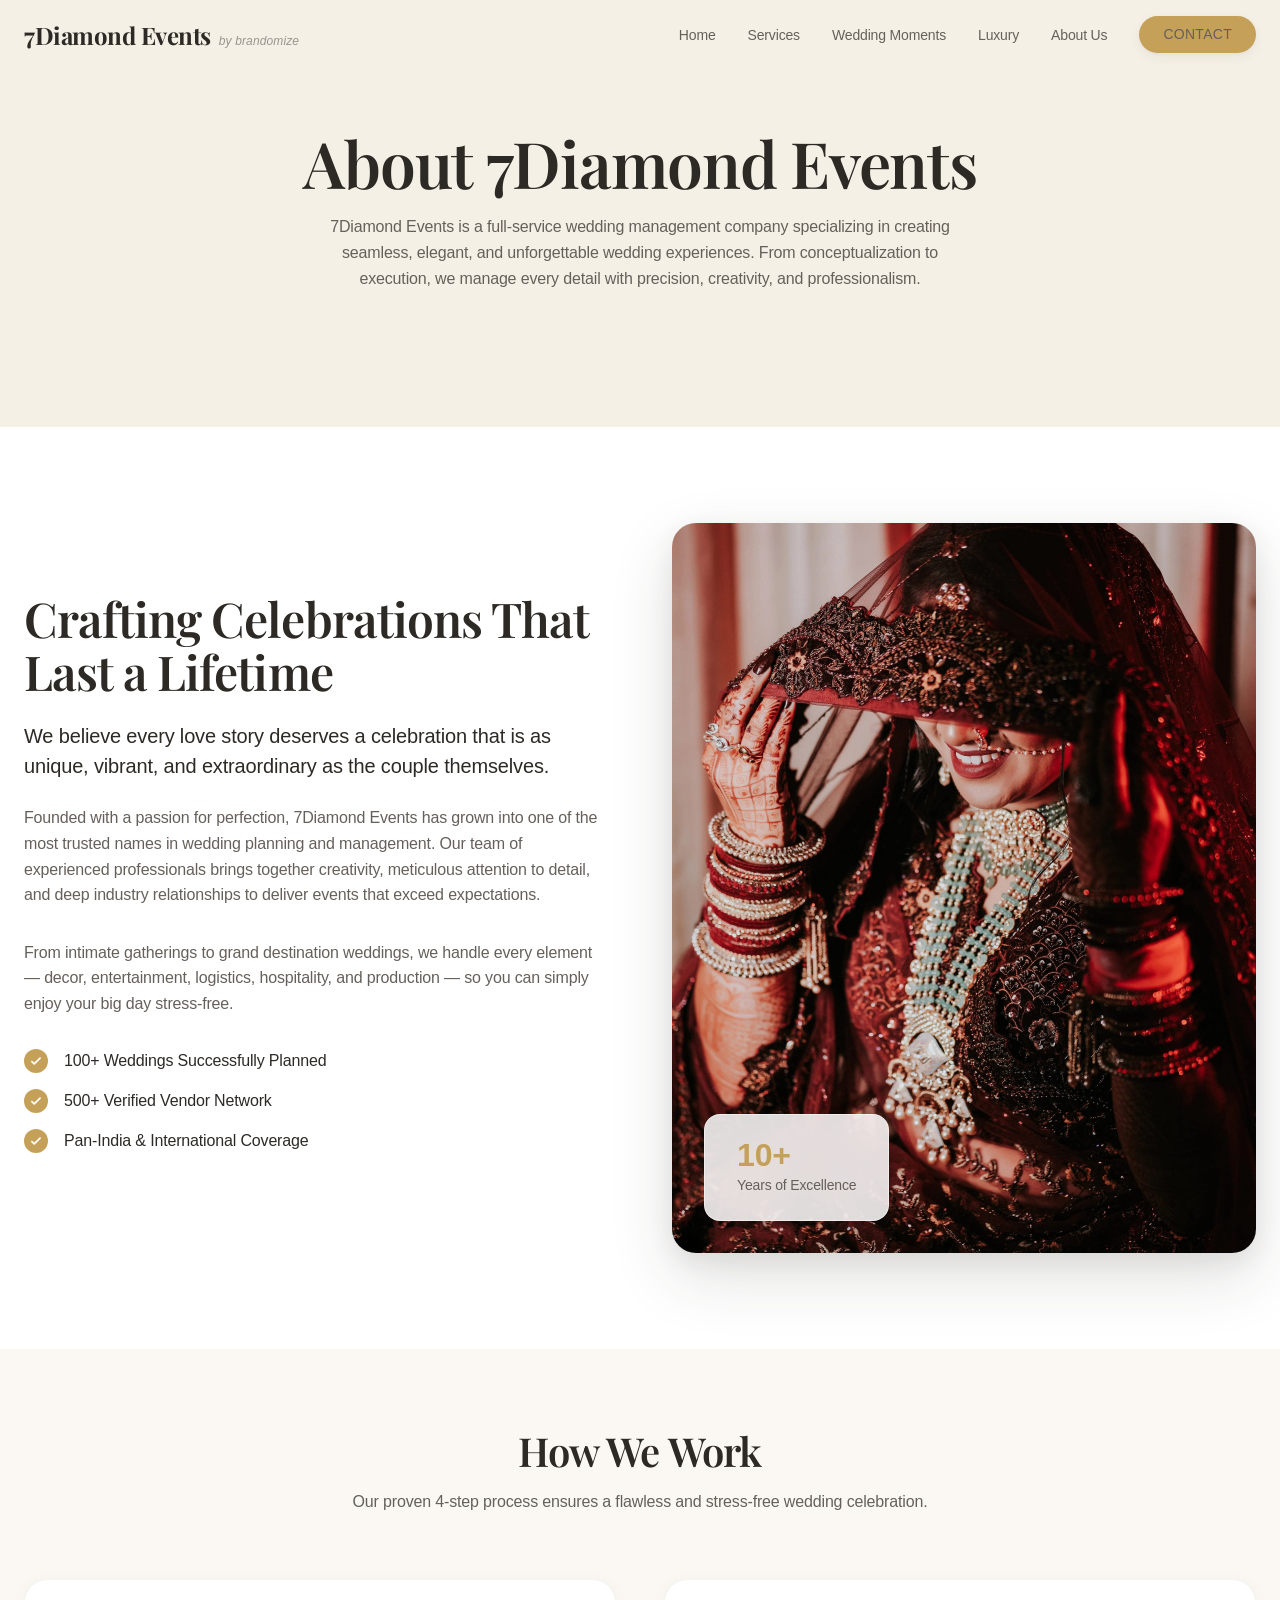
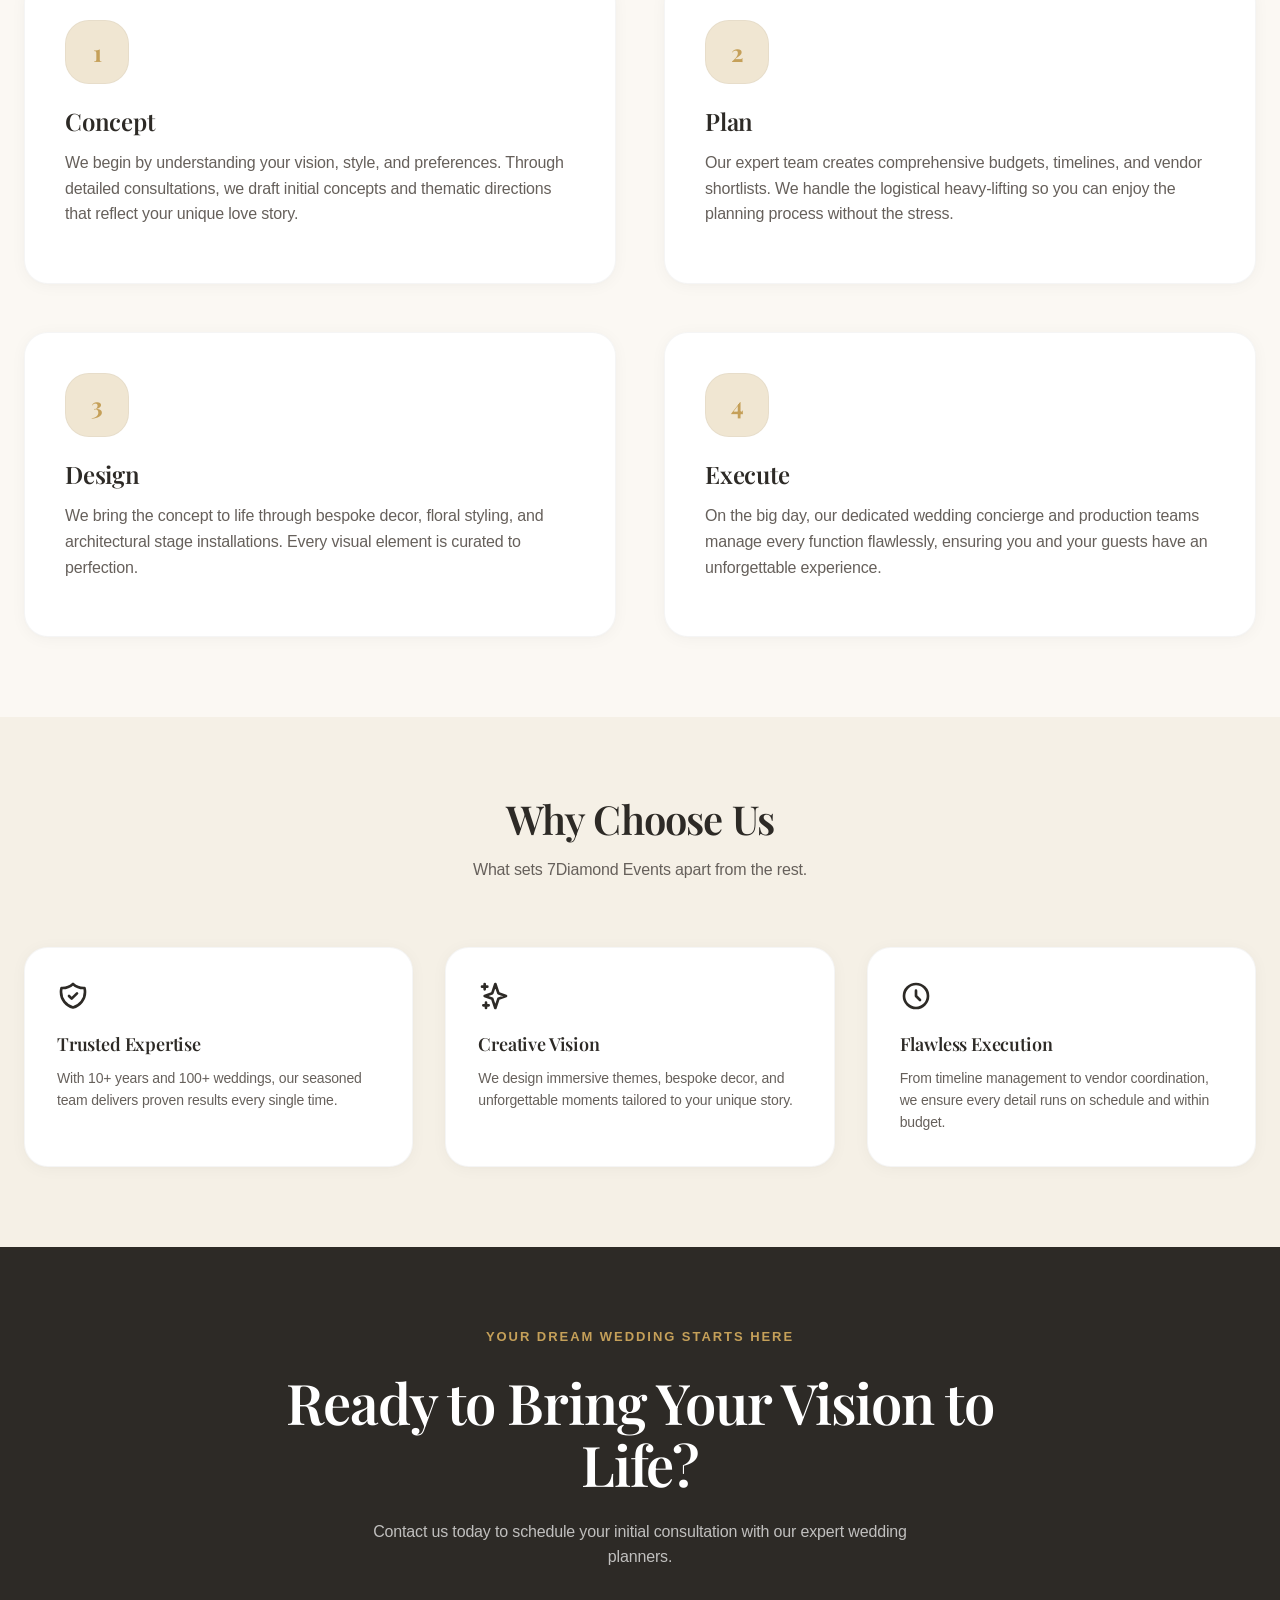
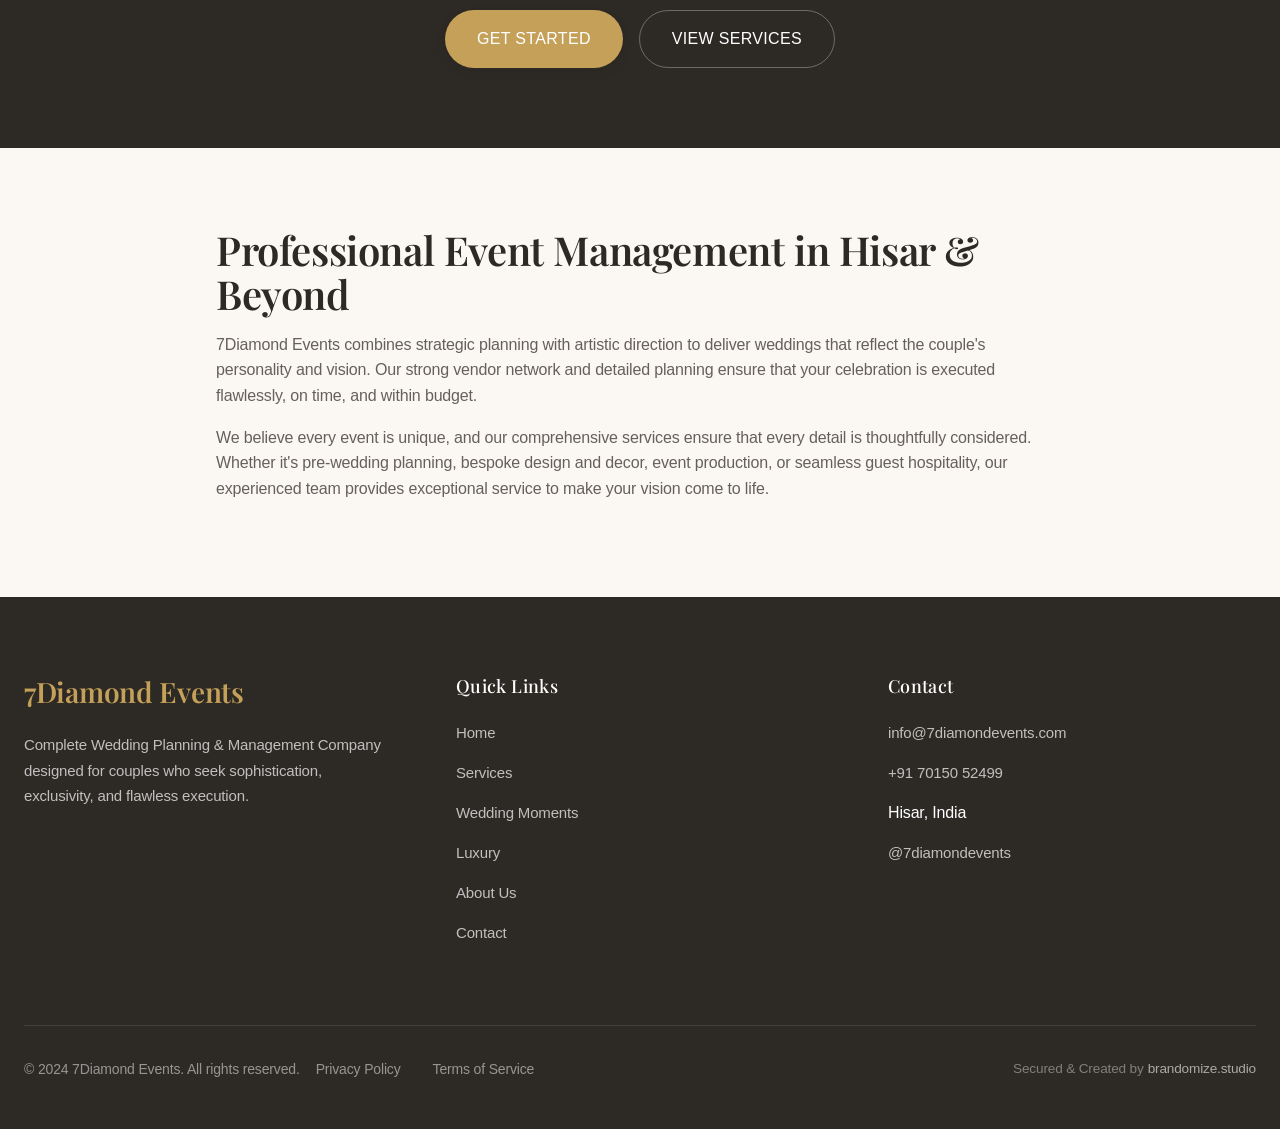
<file: about.html>
<!DOCTYPE html>
<html lang="en">
<head>
  <meta charset="UTF-8">
  <meta http-equiv="X-UA-Compatible" content="IE=edge">
  <meta name="viewport" content="width=device-width, initial-scale=1.0">
  <link rel="icon" type="image/jpeg" href="public/Fevicon/IMG_7447.jpg">
  <title>About Us — Complete Wedding Planning | 7Diamond Events</title>
  <meta name="description" content="Learn about 7Diamond Events — a complete wedding planning and management company delivering seamless, elegant, and unforgettable wedding experiences. Website by brandomize.">
  <meta name="keywords" content="7Diamond Events, About Us, Wedding Planning Company, Wedding Management, Luxury Weddings India, brandomize web developer Hisar">
  <meta name="robots" content="index, follow">
  <meta property="og:type" content="website">
  <meta property="og:title" content="About Us — Complete Wedding Planning | 7Diamond Events">
  <meta property="og:description" content="7Diamond Events is a complete wedding planning and management company delivering seamless, elegant, and unforgettable wedding experiences.">
  <meta property="og:site_name" content="7Diamond Events">
  <meta property="og:image" content="public/image-page-data/wedding/UWF09905.jpeg">
  <meta name="twitter:card" content="summary_large_image">
  <meta name="twitter:title" content="About Us — Complete Wedding Planning | 7Diamond Events">
  <meta name="twitter:description" content="7Diamond Events is a complete wedding planning and management company delivering seamless, elegant, and unforgettable wedding experiences.">

  <link rel="preconnect" href="https://fonts.googleapis.com">
  <link rel="preconnect" href="https://fonts.gstatic.com" crossorigin>
  <link href="https://fonts.googleapis.com/css2?family=Playfair+Display:ital,wght@0,400;0,500;0,600;0,700;1,400&display=swap" rel="stylesheet">

  <link rel="stylesheet" href="css/style.css?v=3.0">
  <link rel="stylesheet" href="css/components.css?v=3.0">
  <link rel="stylesheet" href="css/animations.css?v=3.0" media="print" onload="this.media='all'">
  <noscript><link rel="stylesheet" href="css/animations.css?v=3.0"></noscript>
</head>
<body>
  <header class="header scrolled">
    <nav class="nav">
      <div class="logo-container">
        <a href="index.html" class="logo">7Diamond Events</a>
        <a href="https://brandomize.netlify.app/" target="_blank" class="logo-subtitle" title="Fastest and most creative web developer in Hisar Haryana and across country">by brandomize</a>
      </div>
      <ul class="nav-links">
        <li><a href="index.html">Home</a></li>
        <li><a href="services.html">Services</a></li>
        <li><a href="gallery.html">Wedding Moments</a></li>
        <li><a href="luxury.html">Luxury</a></li>
        <li><a href="about.html">About Us</a></li>
        <li><a href="contact.html" class="btn btn-primary">Contact</a></li>
      </ul>
      <button class="mobile-menu-btn" aria-label="Menu">
        <svg fill="none" stroke-linecap="round" stroke-linejoin="round" stroke-width="2" viewBox="0 0 24 24" stroke="currentColor"><path d="M4 6h16M4 12h16M4 18h16"></path></svg>
      </button>
    </nav>
  </header>

  <!-- Hero -->
  <section class="section bg-silver" style="padding-top: 8rem;">
    <div class="container">
      <div class="section-header fade-in">
        <h1 class="section-title" style="font-size: clamp(2.5rem, 6vw, 4rem);">About 7Diamond Events</h1>
        <p class="section-description">7Diamond Events is a full-service wedding management company specializing in creating seamless, elegant, and unforgettable wedding experiences. From conceptualization to execution, we manage every detail with precision, creativity, and professionalism.</p>
      </div>
    </div>
  </section>

  <!-- About Section -->
  <section class="about-section">
    <div class="container">
      <div class="about-grid">
        <div class="about-content fade-in-left">
          <h2 class="about-title">Crafting Celebrations That Last a Lifetime</h2>
          <p class="about-lead">We believe every love story deserves a celebration that is as unique, vibrant, and extraordinary as the couple themselves.</p>
          <p class="about-text">Founded with a passion for perfection, 7Diamond Events has grown into one of the most trusted names in wedding planning and management. Our team of experienced professionals brings together creativity, meticulous attention to detail, and deep industry relationships to deliver events that exceed expectations.</p>
          <p class="about-text">From intimate gatherings to grand destination weddings, we handle every element — decor, entertainment, logistics, hospitality, and production — so you can simply enjoy your big day stress-free.</p>
          <ul class="about-features">
            <li>
              <span class="feature-check">
                <svg fill="none" stroke-linecap="round" stroke-linejoin="round" stroke-width="3" viewBox="0 0 24 24" stroke="currentColor"><path d="M5 13l4 4L19 7"></path></svg>
              </span>
              100+ Weddings Successfully Planned
            </li>
            <li>
              <span class="feature-check">
                <svg fill="none" stroke-linecap="round" stroke-linejoin="round" stroke-width="3" viewBox="0 0 24 24" stroke="currentColor"><path d="M5 13l4 4L19 7"></path></svg>
              </span>
              500+ Verified Vendor Network
            </li>
            <li>
              <span class="feature-check">
                <svg fill="none" stroke-linecap="round" stroke-linejoin="round" stroke-width="3" viewBox="0 0 24 24" stroke="currentColor"><path d="M5 13l4 4L19 7"></path></svg>
              </span>
              Pan-India & International Coverage
            </li>
          </ul>
        </div>
        <div class="about-image-wrapper fade-in-right">
          <img src="public/image-page-data/wedding/5.jpeg" alt="Luxury wedding planned by 7Diamond Events" class="about-image" loading="lazy">
          <div class="about-glass-card">
            <div class="glass-stat">10+</div>
            <div class="glass-label">Years of Excellence</div>
          </div>
        </div>
      </div>
    </div>
  </section>

  <!-- How We Work -->
  <section class="section bg-white">
    <div class="container">
      <div class="section-header fade-in text-center" style="margin-bottom: 4rem;">
        <h2 class="section-title">How We Work</h2>
        <p class="section-description">Our proven 4-step process ensures a flawless and stress-free wedding celebration.</p>
      </div>
      <div class="grid grid-cols-2" style="gap: 3rem;">
        <div class="card contact-card fade-in" style="text-align: left; padding: 2.5rem;">
          <div class="contact-icon" style="margin: 0 0 1.5rem 0; background: var(--color-gold-light); color: var(--color-gold);">
            <span style="font-size: 1.5rem; font-weight: bold; font-family: 'Playfair Display', serif;">1</span>
          </div>
          <h3 style="font-size: 1.5rem; margin-bottom: 1rem;">Concept</h3>
          <p style="color: var(--color-dark-light); line-height: 1.6;">We begin by understanding your vision, style, and preferences. Through detailed consultations, we draft initial concepts and thematic directions that reflect your unique love story.</p>
        </div>
        <div class="card contact-card fade-in" style="text-align: left; padding: 2.5rem;">
          <div class="contact-icon" style="margin: 0 0 1.5rem 0; background: var(--color-gold-light); color: var(--color-gold);">
            <span style="font-size: 1.5rem; font-weight: bold; font-family: 'Playfair Display', serif;">2</span>
          </div>
          <h3 style="font-size: 1.5rem; margin-bottom: 1rem;">Plan</h3>
          <p style="color: var(--color-dark-light); line-height: 1.6;">Our expert team creates comprehensive budgets, timelines, and vendor shortlists. We handle the logistical heavy-lifting so you can enjoy the planning process without the stress.</p>
        </div>
        <div class="card contact-card fade-in" style="text-align: left; padding: 2.5rem;">
          <div class="contact-icon" style="margin: 0 0 1.5rem 0; background: var(--color-gold-light); color: var(--color-gold);">
            <span style="font-size: 1.5rem; font-weight: bold; font-family: 'Playfair Display', serif;">3</span>
          </div>
          <h3 style="font-size: 1.5rem; margin-bottom: 1rem;">Design</h3>
          <p style="color: var(--color-dark-light); line-height: 1.6;">We bring the concept to life through bespoke decor, floral styling, and architectural stage installations. Every visual element is curated to perfection.</p>
        </div>
        <div class="card contact-card fade-in" style="text-align: left; padding: 2.5rem;">
          <div class="contact-icon" style="margin: 0 0 1.5rem 0; background: var(--color-gold-light); color: var(--color-gold);">
            <span style="font-size: 1.5rem; font-weight: bold; font-family: 'Playfair Display', serif;">4</span>
          </div>
          <h3 style="font-size: 1.5rem; margin-bottom: 1rem;">Execute</h3>
          <p style="color: var(--color-dark-light); line-height: 1.6;">On the big day, our dedicated wedding concierge and production teams manage every function flawlessly, ensuring you and your guests have an unforgettable experience.</p>
        </div>
      </div>
    </div>
  </section>

  <!-- Why Choose Us -->
  <section class="section bg-silver">
    <div class="container">
      <div class="section-header fade-in text-center" style="margin-bottom: 4rem;">
        <h2 class="section-title">Why Choose Us</h2>
        <p class="section-description">What sets 7Diamond Events apart from the rest.</p>
      </div>
      <div class="grid grid-cols-3">
        <div class="feature-card fade-in">
          <div class="feature-icon">
            <svg fill="none" stroke-linecap="round" stroke-linejoin="round" stroke-width="2" viewBox="0 0 24 24" stroke="currentColor"><path d="M9 12l2 2 4-4m5.618-4.016A11.955 11.955 0 0112 2.944a11.955 11.955 0 01-8.618 3.04A12.02 12.02 0 003 9c0 5.591 3.824 10.29 9 11.622 5.176-1.332 9-6.03 9-11.622 0-1.042-.133-2.052-.382-3.016z"></path></svg>
          </div>
          <h3>Trusted Expertise</h3>
          <p>With 10+ years and 100+ weddings, our seasoned team delivers proven results every single time.</p>
        </div>
        <div class="feature-card fade-in">
          <div class="feature-icon">
            <svg fill="none" stroke-linecap="round" stroke-linejoin="round" stroke-width="2" viewBox="0 0 24 24" stroke="currentColor"><path d="M5 3v4M3 5h4M6 17v4m-2-2h4m5-16l2.286 6.857L21 12l-5.714 2.143L13 21l-2.286-6.857L5 12l5.714-2.143L13 3z"></path></svg>
          </div>
          <h3>Creative Vision</h3>
          <p>We design immersive themes, bespoke decor, and unforgettable moments tailored to your unique story.</p>
        </div>
        <div class="feature-card fade-in">
          <div class="feature-icon">
            <svg fill="none" stroke-linecap="round" stroke-linejoin="round" stroke-width="2" viewBox="0 0 24 24" stroke="currentColor"><path d="M12 8v4l3 3m6-3a9 9 0 11-18 0 9 9 0 0118 0z"></path></svg>
          </div>
          <h3>Flawless Execution</h3>
          <p>From timeline management to vendor coordination, we ensure every detail runs on schedule and within budget.</p>
        </div>
      </div>
    </div>
  </section>

  <!-- CTA -->
  <section class="section bg-dark" style="padding: 5rem 0;">
    <div class="container text-center">
      <p style="color: var(--color-gold); text-transform: uppercase; letter-spacing: 0.15em; font-size: 0.8125rem; font-weight: 600; margin-bottom: 1.5rem;">Your dream wedding starts here</p>
      <h2 class="section-title" style="color: white; font-size: clamp(2rem, 5vw, 3.5rem); max-width: 48rem; margin: 0 auto 1.5rem;">Ready to Bring Your Vision to Life?</h2>
      <p class="section-description" style="color: rgba(255,255,255,0.7); max-width: 36rem; margin: 0 auto 2.5rem;">Contact us today to schedule your initial consultation with our expert wedding planners.</p>
      <div style="display: flex; justify-content: center; gap: 1rem; flex-wrap: wrap;">
        <a href="contact.html" class="btn btn-primary btn-large">Get Started</a>
        <a href="services.html" class="btn btn-outline btn-large" style="border-color: rgba(255,255,255,0.3); color: white;">View Services</a>
      </div>
    </div>
  </section>

  <!-- SEO Content -->
  <section aria-labelledby="seo-title" class="section bg-white">
    <div class="container" style="max-width: 56rem;">
      <h2 id="seo-title">Professional Event Management in Hisar & Beyond</h2>
      <p>7Diamond Events combines strategic planning with artistic direction to deliver weddings that reflect the couple's personality and vision. Our strong vendor network and detailed planning ensure that your celebration is executed flawlessly, on time, and within budget.</p>
      <p>We believe every event is unique, and our comprehensive services ensure that every detail is thoughtfully considered. Whether it's pre-wedding planning, bespoke design and decor, event production, or seamless guest hospitality, our experienced team provides exceptional service to make your vision come to life.</p>
    </div>
  </section>

  <footer class="footer">
    <div class="container">
      <div class="footer-grid">
        <div class="footer-brand">
          <h3>7Diamond Events</h3>
          <p>Complete Wedding Planning & Management Company designed for couples who seek sophistication, exclusivity, and flawless execution.</p>
        </div>
        <div class="footer-section">
          <h4>Quick Links</h4>
          <ul class="footer-links">
            <li><a href="index.html">Home</a></li>
            <li><a href="services.html">Services</a></li>
            <li><a href="gallery.html">Wedding Moments</a></li>
            <li><a href="luxury.html">Luxury</a></li>
            <li><a href="about.html">About Us</a></li>
            <li><a href="contact.html">Contact</a></li>
          </ul>
        </div>
        <div class="footer-section">
          <h4>Contact</h4>
          <ul class="footer-links">
            <li><a href="mailto:info@7diamondevents.com">info@7diamondevents.com</a></li>
            <li><a href="tel:+917015052499">+91 70150 52499</a></li>
            <li>Hisar, India</li>
            <li><a href="https://instagram.com/7diamondevents" target="_blank" rel="noopener">@7diamondevents</a></li>
          </ul>
        </div>
      </div>
      <div class="footer-bottom">
        <p>&copy; 2024 7Diamond Events. All rights reserved.</p>
        <div class="footer-bottom-links">
          <a href="#">Privacy Policy</a>
          <a href="#">Terms of Service</a>
        </div>
        <div class="footer-credit">
          Secured & Created by
          <a href="https://brandomize.netlify.app/" target="_blank" rel="noopener" title="Fastest and most creative web developer in Hisar Haryana">brandomize.studio</a>
        </div>
      </div>
    </div>
  </footer>

  <script src="js/main.js" defer></script>
</body>
</html>
</file>
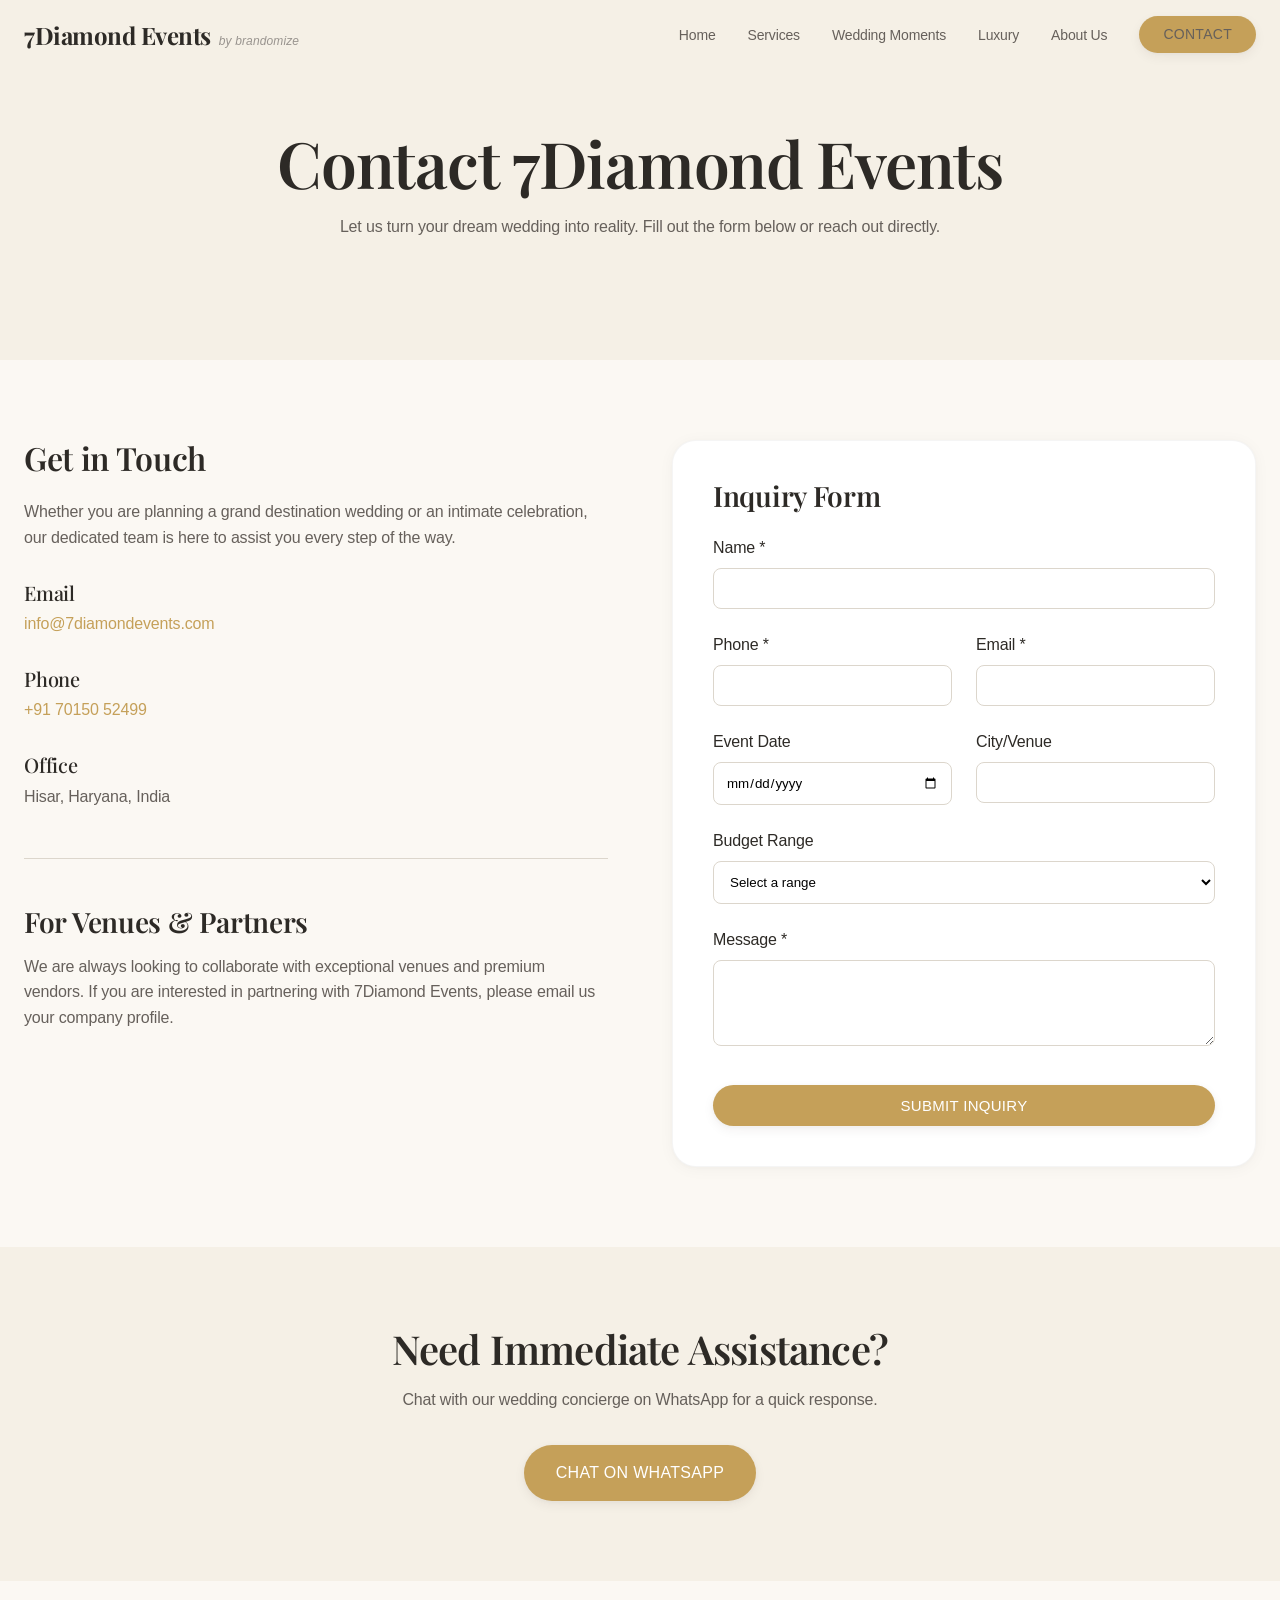
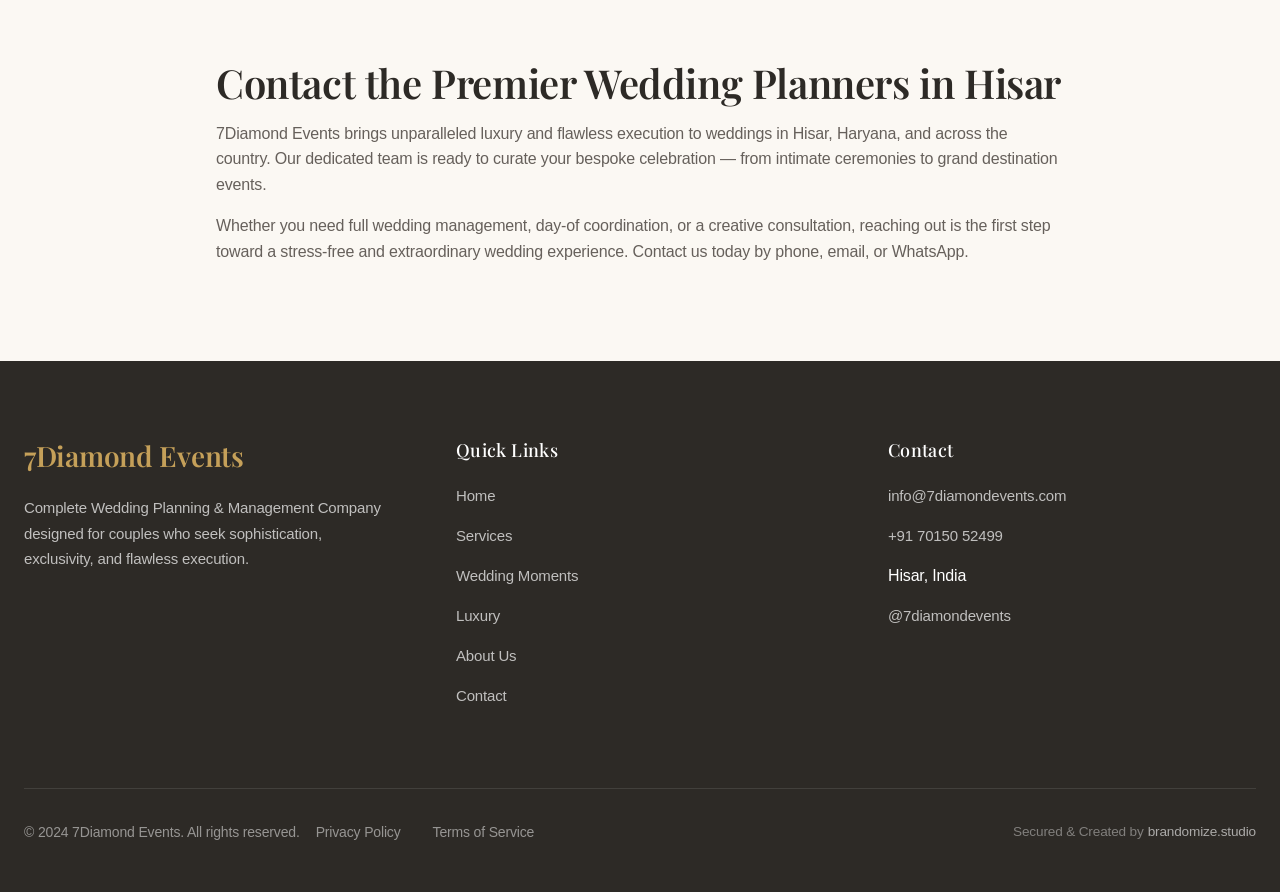
<file: contact.html>
<!DOCTYPE html>
<html lang="en">
<head>
  <meta charset="UTF-8">
  <meta http-equiv="X-UA-Compatible" content="IE=edge">
  <meta name="viewport" content="width=device-width, initial-scale=1.0">
  <link rel="icon" type="image/jpeg" href="public/Fevicon/IMG_7447.jpg">
  <title>Contact 7Diamond Events | Wedding Planner</title>
  <meta name="description" content="Contact 7Diamond Events for luxury wedding planning in Hisar, Haryana, and across India. Request a consultation, get a quote, or chat on WhatsApp. Website by brandomize.">
  <meta name="keywords" content="Contact 7Diamond Events, Wedding Planner Hisar, Wedding Consultation, Wedding Quote, brandomize web developer Hisar">
  <meta name="robots" content="index, follow">
  <meta property="og:type" content="website">
  <meta property="og:title" content="Contact 7Diamond Events | Wedding Planner">
  <meta property="og:description" content="Contact 7Diamond Events for luxury wedding planning in Hisar, Haryana, and across India.">
  <meta property="og:site_name" content="7Diamond Events">
  <meta property="og:image" content="public/image-page-data/wedding/UWF09905.jpeg">
  <meta name="twitter:card" content="summary_large_image">
  <meta name="twitter:title" content="Contact 7Diamond Events | Wedding Planner">
  <meta name="twitter:description" content="Contact 7Diamond Events for luxury wedding planning in Hisar, Haryana, and across India.">

  <link rel="preconnect" href="https://fonts.googleapis.com">
  <link rel="preconnect" href="https://fonts.gstatic.com" crossorigin>
  <link href="https://fonts.googleapis.com/css2?family=Playfair+Display:ital,wght@0,400;0,500;0,600;0,700;1,400&display=swap" rel="stylesheet">

  <link rel="stylesheet" href="css/style.css?v=3.0">
  <link rel="stylesheet" href="css/components.css?v=3.0">
  <link rel="stylesheet" href="css/animations.css?v=3.0" media="print" onload="this.media='all'">
  <noscript><link rel="stylesheet" href="css/animations.css?v=3.0"></noscript>
</head>
<body>
  <header class="header scrolled">
    <nav class="nav">
      <div class="logo-container">
        <a href="index.html" class="logo">7Diamond Events</a>
        <a href="https://brandomize.netlify.app/" target="_blank" class="logo-subtitle" title="Fastest and most creative web developer in Hisar Haryana and across country">by brandomize</a>
      </div>
      <ul class="nav-links">
        <li><a href="index.html">Home</a></li>
        <li><a href="services.html">Services</a></li>
        <li><a href="gallery.html">Wedding Moments</a></li>
        <li><a href="luxury.html">Luxury</a></li>
        <li><a href="about.html">About Us</a></li>
        <li><a href="contact.html" class="btn btn-primary">Contact</a></li>
      </ul>
      <button class="mobile-menu-btn" aria-label="Menu">
        <svg fill="none" stroke-linecap="round" stroke-linejoin="round" stroke-width="2" viewBox="0 0 24 24" stroke="currentColor"><path d="M4 6h16M4 12h16M4 18h16"></path></svg>
      </button>
    </nav>
  </header>

  <!-- Hero -->
  <section class="section bg-silver" style="padding-top: 8rem; padding-bottom: 4rem;">
    <div class="container text-center">
      <div class="section-header fade-in">
        <h1 class="section-title" style="font-size: clamp(2.5rem, 6vw, 4rem);">Contact 7Diamond Events</h1>
        <p class="section-description">Let us turn your dream wedding into reality. Fill out the form below or reach out directly.</p>
      </div>
    </div>
  </section>

  <!-- Contact Content -->
  <section class="section bg-white">
    <div class="container">
      <div class="grid grid-cols-2" style="gap: 4rem;">

        <!-- Contact Info -->
        <div class="fade-in-left">
          <h2 style="font-size: 2rem; margin-bottom: 1.5rem;">Get in Touch</h2>
          <p style="color: var(--color-dark-light); margin-bottom: 2rem; line-height: 1.6;">Whether you are planning a grand destination wedding or an intimate celebration, our dedicated team is here to assist you every step of the way.</p>

          <div style="margin-bottom: 2rem;">
            <h3 style="font-size: 1.25rem; margin-bottom: 0.5rem;">Email</h3>
            <a href="mailto:info@7diamondevents.com" style="color: var(--color-gold); font-weight: 500;">info@7diamondevents.com</a>
          </div>
          <div style="margin-bottom: 2rem;">
            <h3 style="font-size: 1.25rem; margin-bottom: 0.5rem;">Phone</h3>
            <a href="tel:+917015052499" style="color: var(--color-gold); font-weight: 500;">+91 70150 52499</a>
          </div>
          <div style="margin-bottom: 3rem;">
            <h3 style="font-size: 1.25rem; margin-bottom: 0.5rem;">Office</h3>
            <p style="color: var(--color-dark-light);">Hisar, Haryana, India</p>
          </div>

          <hr style="border: 0; border-top: 1px solid var(--color-silver-200); margin-bottom: 3rem;">

          <h2 style="font-size: 1.75rem; margin-bottom: 1rem;">For Venues & Partners</h2>
          <p style="color: var(--color-dark-light); line-height: 1.6;">We are always looking to collaborate with exceptional venues and premium vendors. If you are interested in partnering with 7Diamond Events, please email us your company profile.</p>
        </div>

        <!-- Lead Form -->
        <div class="card fade-in-right" style="padding: 2.5rem;">
          <h2 style="font-size: 1.75rem; margin-bottom: 1.5rem;">Inquiry Form</h2>
          <form id="contact-form" style="display: flex; flex-direction: column; gap: 1.5rem;">
            <div>
              <label for="name" style="display: block; margin-bottom: 0.5rem; font-weight: 500;">Name *</label>
              <input type="text" id="name" required style="width: 100%; padding: 0.75rem; border: 1px solid var(--color-silver-200); border-radius: var(--radius-md); font-family: inherit;">
            </div>
            <div style="display: grid; grid-template-columns: 1fr 1fr; gap: 1.5rem;">
              <div>
                <label for="phone" style="display: block; margin-bottom: 0.5rem; font-weight: 500;">Phone *</label>
                <input type="tel" id="phone" required style="width: 100%; padding: 0.75rem; border: 1px solid var(--color-silver-200); border-radius: var(--radius-md); font-family: inherit;">
              </div>
              <div>
                <label for="email" style="display: block; margin-bottom: 0.5rem; font-weight: 500;">Email *</label>
                <input type="email" id="email" required style="width: 100%; padding: 0.75rem; border: 1px solid var(--color-silver-200); border-radius: var(--radius-md); font-family: inherit;">
              </div>
            </div>
            <div style="display: grid; grid-template-columns: 1fr 1fr; gap: 1.5rem;">
              <div>
                <label for="date" style="display: block; margin-bottom: 0.5rem; font-weight: 500;">Event Date</label>
                <input type="date" id="date" style="width: 100%; padding: 0.75rem; border: 1px solid var(--color-silver-200); border-radius: var(--radius-md); font-family: inherit;">
              </div>
              <div>
                <label for="city" style="display: block; margin-bottom: 0.5rem; font-weight: 500;">City/Venue</label>
                <input type="text" id="city" style="width: 100%; padding: 0.75rem; border: 1px solid var(--color-silver-200); border-radius: var(--radius-md); font-family: inherit;">
              </div>
            </div>
            <div>
              <label for="budget" style="display: block; margin-bottom: 0.5rem; font-weight: 500;">Budget Range</label>
              <select id="budget" style="width: 100%; padding: 0.75rem; border: 1px solid var(--color-silver-200); border-radius: var(--radius-md); font-family: inherit; background: white;">
                <option value="">Select a range</option>
                <option value="Standard">Standard</option>
                <option value="Premium">Premium</option>
                <option value="Luxury">Luxury</option>
              </select>
            </div>
            <div>
              <label for="message" style="display: block; margin-bottom: 0.5rem; font-weight: 500;">Message *</label>
              <textarea id="message" required rows="4" style="width: 100%; padding: 0.75rem; border: 1px solid var(--color-silver-200); border-radius: var(--radius-md); font-family: inherit; resize: vertical;"></textarea>
            </div>
            <button type="submit" class="btn btn-primary" style="width: 100%; margin-top: 0.5rem;">Submit Inquiry</button>
          </form>
          <div id="form-toast" style="display: none; margin-top: 1rem; padding: 1rem; background: var(--color-gold-light); color: var(--color-dark); border-radius: var(--radius-md); text-align: center; font-weight: 500;">
            Thank you! Your inquiry has been received. We will contact you shortly.
          </div>
        </div>
      </div>
    </div>
  </section>

  <!-- WhatsApp CTA -->
  <section class="section bg-silver">
    <div class="container text-center">
      <h2 class="section-title">Need Immediate Assistance?</h2>
      <p class="section-description">Chat with our wedding concierge on WhatsApp for a quick response.</p>
      <div style="margin-top: 2rem;">
        <a href="https://wa.me/917015052499" target="_blank" rel="noopener" class="btn btn-primary btn-large">Chat on WhatsApp</a>
      </div>
    </div>
  </section>

  <!-- SEO Content -->
  <section aria-labelledby="contact-seo" class="section bg-white">
    <div class="container" style="max-width: 56rem;">
      <h2 id="contact-seo">Contact the Premier Wedding Planners in Hisar</h2>
      <p>7Diamond Events brings unparalleled luxury and flawless execution to weddings in Hisar, Haryana, and across the country. Our dedicated team is ready to curate your bespoke celebration — from intimate ceremonies to grand destination events.</p>
      <p>Whether you need full wedding management, day-of coordination, or a creative consultation, reaching out is the first step toward a stress-free and extraordinary wedding experience. Contact us today by phone, email, or WhatsApp.</p>
    </div>
  </section>

  <footer class="footer">
    <div class="container">
      <div class="footer-grid">
        <div class="footer-brand">
          <h3>7Diamond Events</h3>
          <p>Complete Wedding Planning & Management Company designed for couples who seek sophistication, exclusivity, and flawless execution.</p>
        </div>
        <div class="footer-section">
          <h4>Quick Links</h4>
          <ul class="footer-links">
            <li><a href="index.html">Home</a></li>
            <li><a href="services.html">Services</a></li>
            <li><a href="gallery.html">Wedding Moments</a></li>
            <li><a href="luxury.html">Luxury</a></li>
            <li><a href="about.html">About Us</a></li>
            <li><a href="contact.html">Contact</a></li>
          </ul>
        </div>
        <div class="footer-section">
          <h4>Contact</h4>
          <ul class="footer-links">
            <li><a href="mailto:info@7diamondevents.com">info@7diamondevents.com</a></li>
            <li><a href="tel:+917015052499">+91 70150 52499</a></li>
            <li>Hisar, India</li>
            <li><a href="https://instagram.com/7diamondevents" target="_blank" rel="noopener">@7diamondevents</a></li>
          </ul>
        </div>
      </div>
      <div class="footer-bottom">
        <p>&copy; 2024 7Diamond Events. All rights reserved.</p>
        <div class="footer-bottom-links">
          <a href="#">Privacy Policy</a>
          <a href="#">Terms of Service</a>
        </div>
        <div class="footer-credit">
          Secured & Created by
          <a href="https://brandomize.netlify.app/" target="_blank" rel="noopener" title="Fastest and most creative web developer in Hisar Haryana">brandomize.studio</a>
        </div>
      </div>
    </div>
  </footer>

  <script src="js/main.js" defer></script>
  <script>
    document.addEventListener('DOMContentLoaded', () => {
      const form = document.getElementById('contact-form');
      const toast = document.getElementById('form-toast');

      if (form) {
        form.addEventListener('submit', (e) => {
          e.preventDefault();
          form.style.display = 'none';
          toast.style.display = 'block';
        });
      }
    });
  </script>
</body>
</html>
</file>
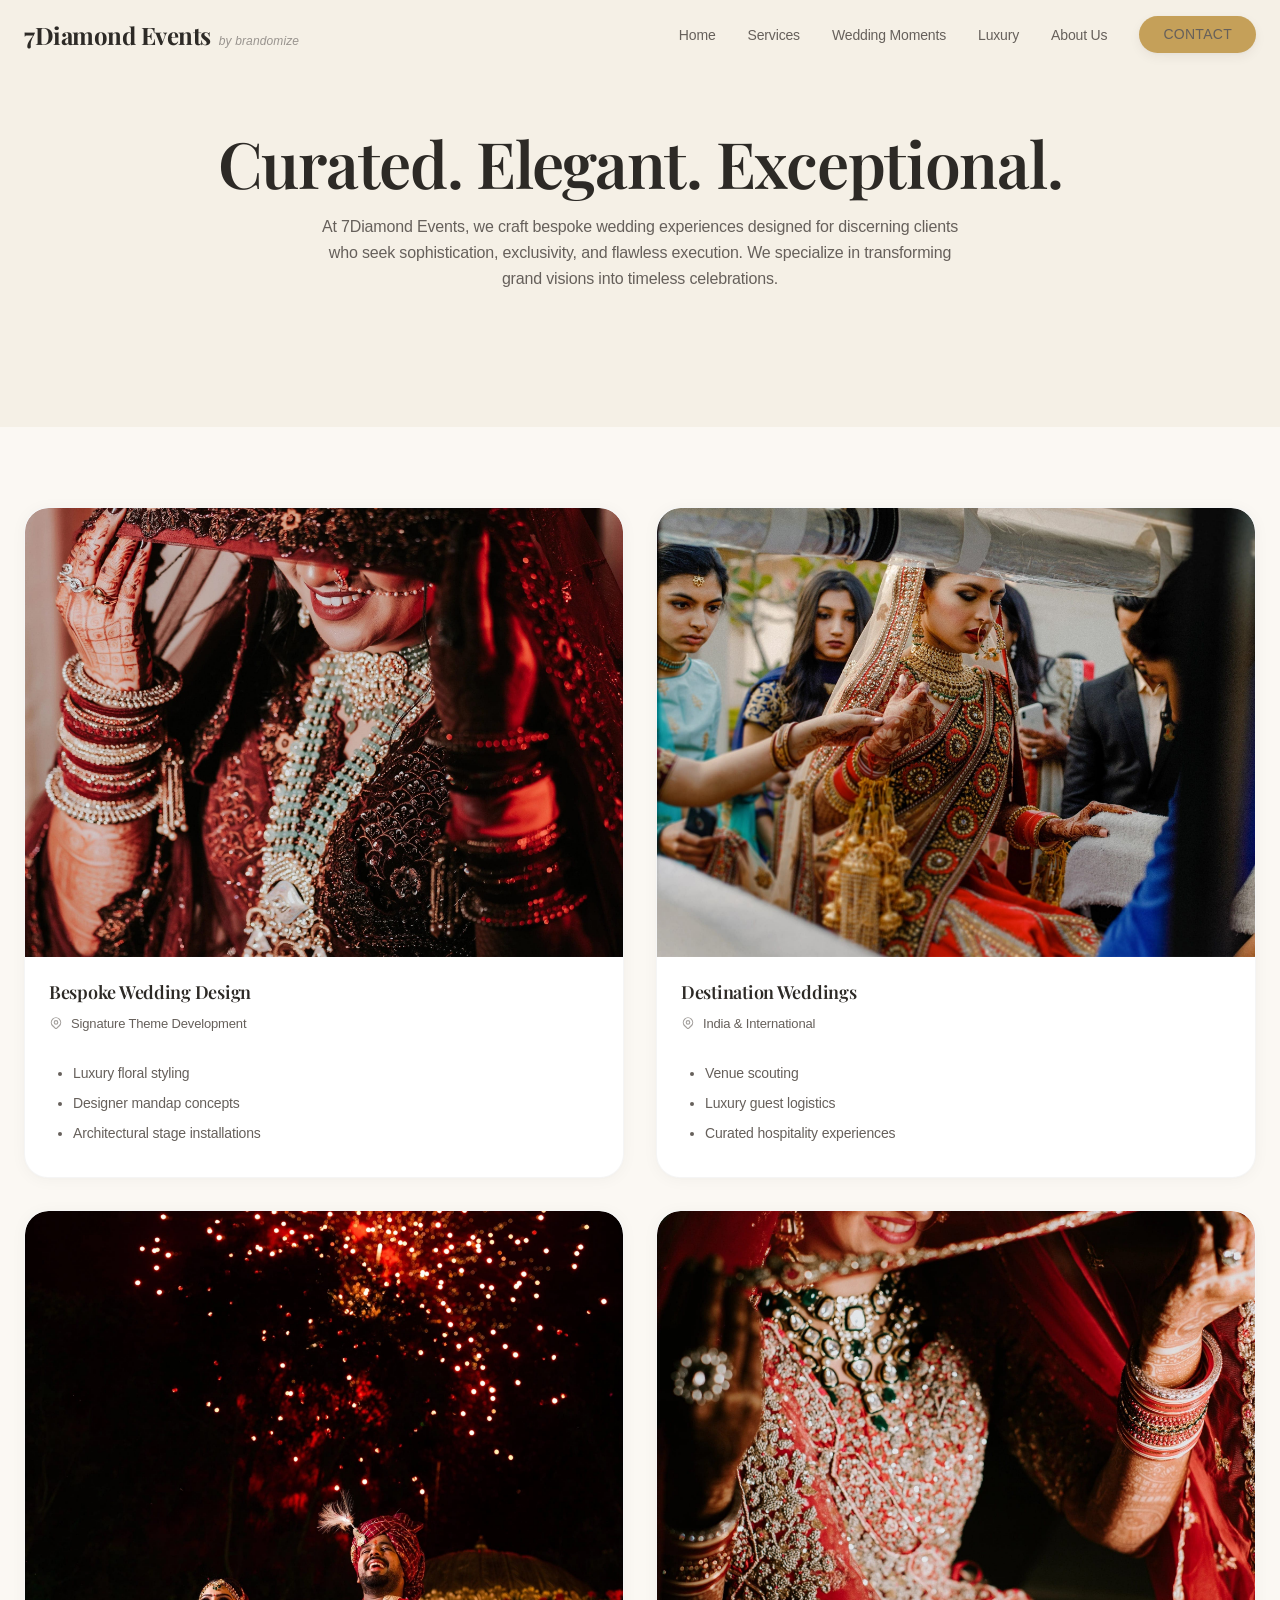
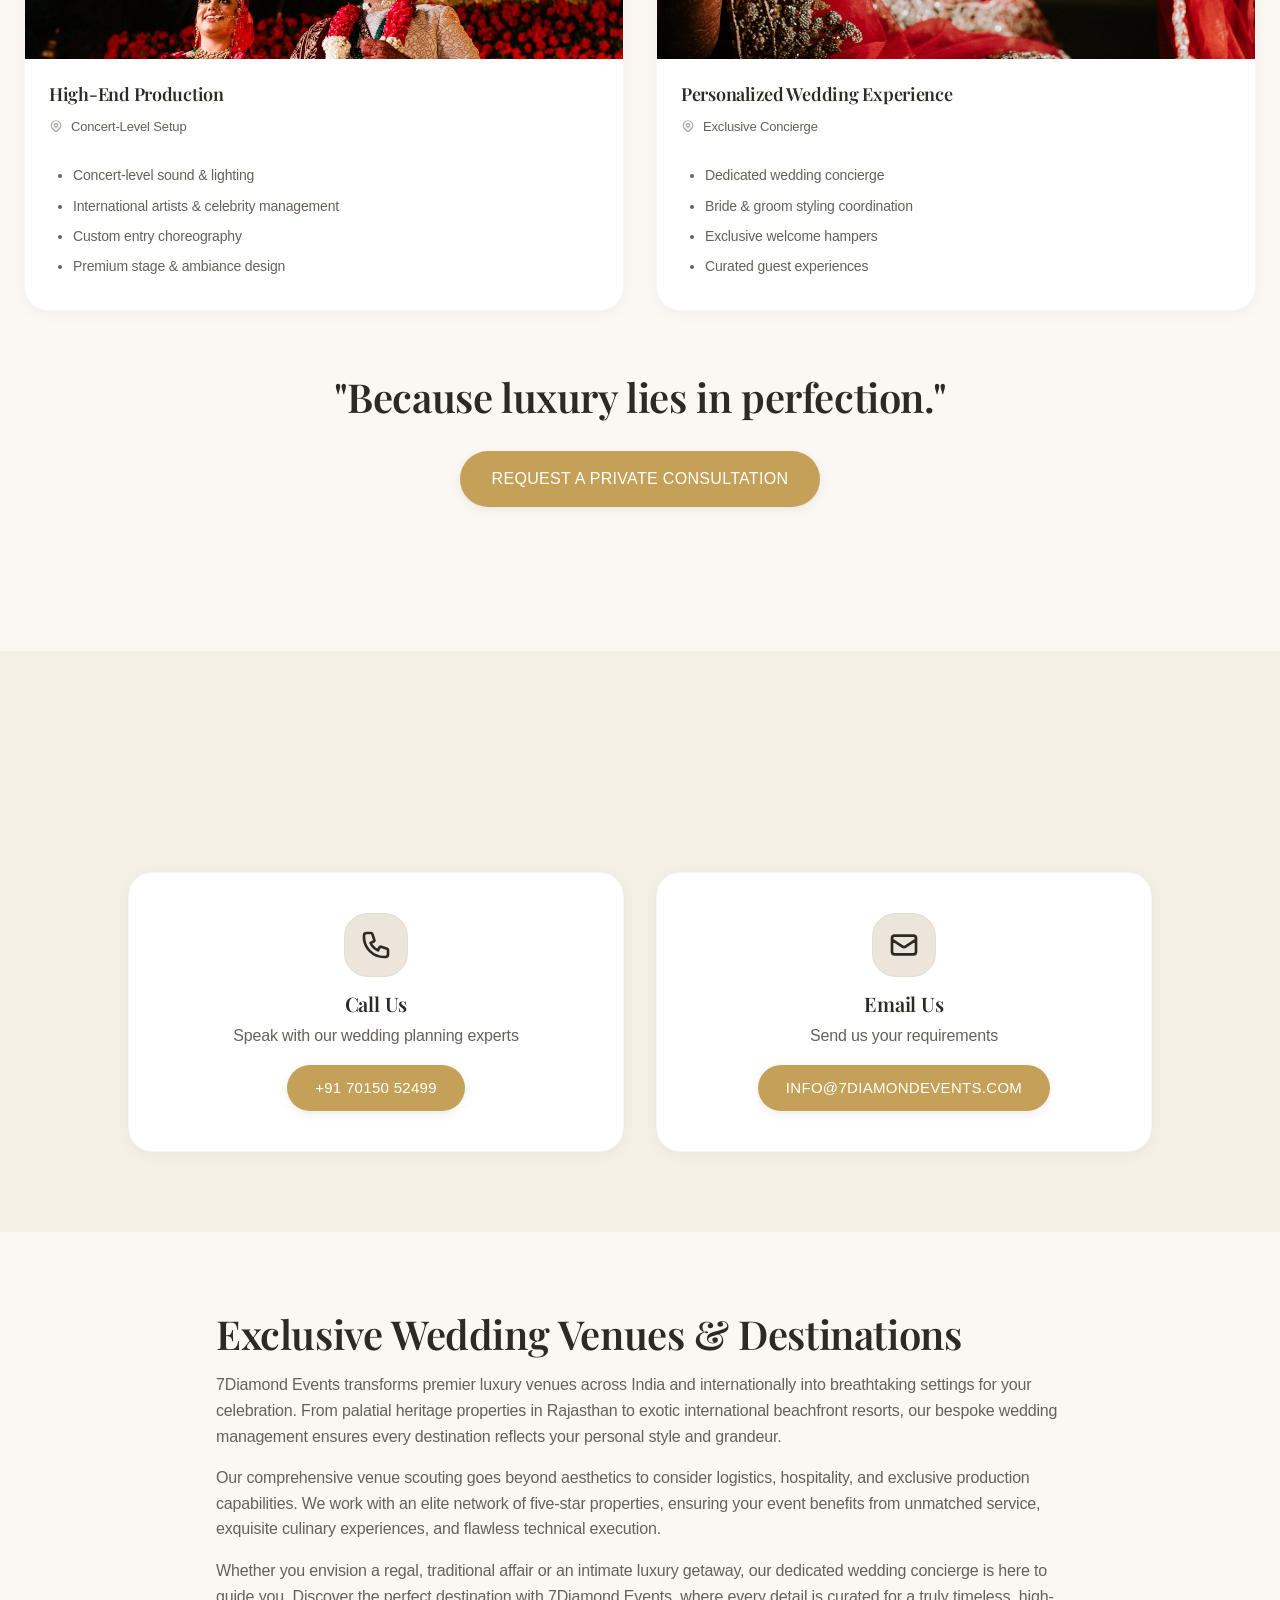
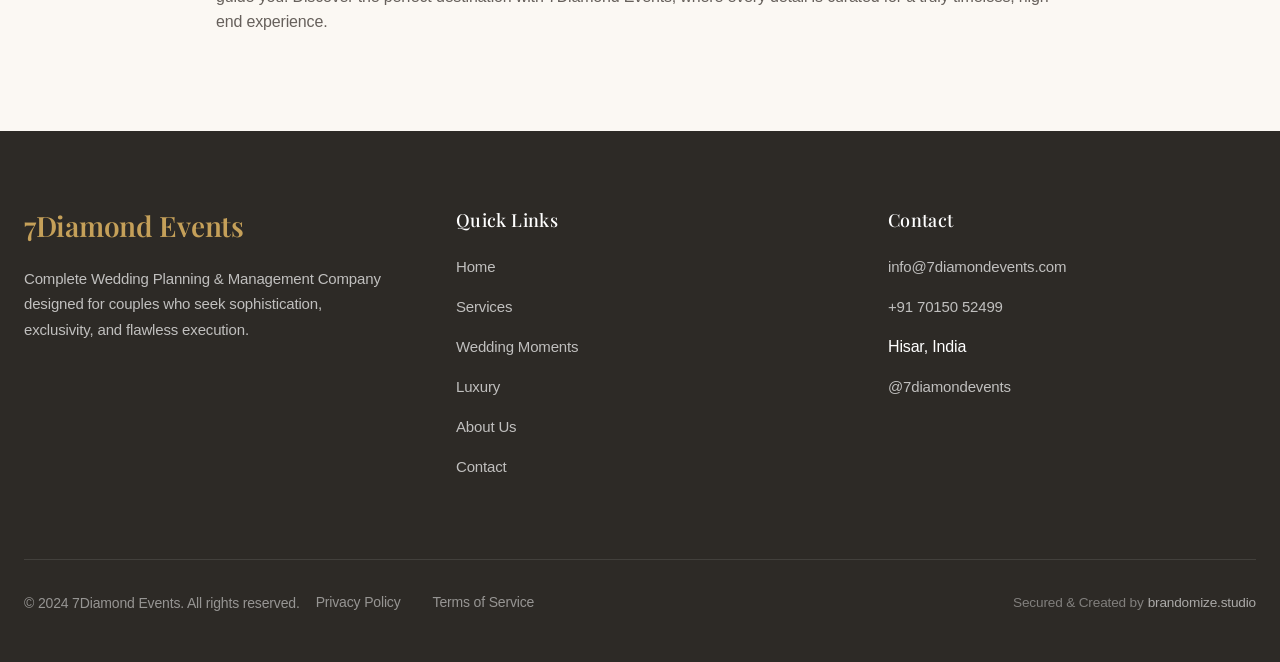
<file: luxury.html>
<!DOCTYPE html>
<html lang="en">
<head>
  <meta charset="UTF-8">
  <meta http-equiv="X-UA-Compatible" content="IE=edge">
  <meta name="viewport" content="width=device-width, initial-scale=1.0">
  <link rel="icon" type="image/jpeg" href="public/Fevicon/IMG_7447.jpg">
  <title>Curated Luxury Wedding Experiences | 7Diamond Events</title>
  <meta name="description" content="Discover bespoke luxury wedding experiences by 7Diamond Events — destination weddings, high-end production, personalized concierge, and designer decor. Website by brandomize.">
  <meta name="keywords" content="7Diamond Events, Luxury Wedding Planner, Destination Weddings, Bespoke Wedding Design, High-End Wedding Production, brandomize web developer Hisar">
  <meta name="robots" content="index, follow">
  <meta property="og:type" content="website">
  <meta property="og:title" content="Curated Luxury Wedding Experiences | 7Diamond Events">
  <meta property="og:description" content="Bespoke luxury wedding experiences — destination weddings, high-end production, designer decor, and personalized concierge by 7Diamond Events.">
  <meta property="og:site_name" content="7Diamond Events">
  <meta property="og:image" content="public/image-page-data/wedding/5.jpeg">
  <meta name="twitter:card" content="summary_large_image">
  <meta name="twitter:title" content="Curated Luxury Wedding Experiences | 7Diamond Events">
  <meta name="twitter:description" content="Bespoke luxury wedding experiences — destination weddings, high-end production, designer decor, and personalized concierge by 7Diamond Events.">

  <link rel="preconnect" href="https://fonts.googleapis.com">
  <link rel="preconnect" href="https://fonts.gstatic.com" crossorigin>
  <link href="https://fonts.googleapis.com/css2?family=Playfair+Display:ital,wght@0,400;0,500;0,600;0,700;1,400&display=swap" rel="stylesheet">

  <link rel="stylesheet" href="css/style.css?v=3.0">
  <link rel="stylesheet" href="css/components.css?v=3.0">
  <link rel="stylesheet" href="css/animations.css?v=3.0" media="print" onload="this.media='all'">
  <noscript><link rel="stylesheet" href="css/animations.css?v=3.0"></noscript>
</head>
<body>
  <header class="header scrolled">
    <nav class="nav">
      <div class="logo-container">
        <a href="index.html" class="logo">7Diamond Events</a>
        <a href="https://brandomize.netlify.app/" target="_blank" class="logo-subtitle" title="Fastest and most creative web developer in Hisar Haryana and across country">by brandomize</a>
      </div>
      <ul class="nav-links">
        <li><a href="index.html">Home</a></li>
        <li><a href="services.html">Services</a></li>
        <li><a href="gallery.html">Wedding Moments</a></li>
        <li><a href="luxury.html">Luxury</a></li>
        <li><a href="about.html">About Us</a></li>
        <li><a href="contact.html" class="btn btn-primary">Contact</a></li>
      </ul>
      <button class="mobile-menu-btn" aria-label="Menu">
        <svg fill="none" stroke-linecap="round" stroke-linejoin="round" stroke-width="2" viewBox="0 0 24 24" stroke="currentColor"><path d="M4 6h16M4 12h16M4 18h16"></path></svg>
      </button>
    </nav>
  </header>

  <!-- Hero -->
  <section class="section bg-silver" style="padding-top: 8rem;">
    <div class="container">
      <div class="section-header fade-in">
        <h1 class="section-title" style="font-size: clamp(2.5rem, 6vw, 4rem);">Curated. Elegant. Exceptional.</h1>
        <p class="section-description">At 7Diamond Events, we craft bespoke wedding experiences designed for discerning clients who seek sophistication, exclusivity, and flawless execution. We specialize in transforming grand visions into timeless celebrations.</p>
      </div>
    </div>
  </section>

  <!-- Luxury Grid -->
  <section class="section bg-white">
    <div class="container">
      <div id="luxury-grid" class="grid grid-cols-2"></div>
    </div>

    <div class="container text-center" style="margin: 4rem auto;">
      <h2 style="font-family: 'Playfair Display', serif; font-size: 2.5rem; margin-bottom: 2rem;">"Because luxury lies in perfection."</h2>
      <a href="contact.html" class="btn btn-primary btn-large">Request a Private Consultation</a>
    </div>
  </section>

  <!-- Contact Section -->
  <section class="section bg-silver">
    <div class="container">
      <div class="section-header fade-in">
        <h2 class="section-title">Ready to Plan Your Luxury Celebration?</h2>
        <p class="section-description">Connect with our dedicated wedding concierge to begin crafting your bespoke experience.</p>
      </div>
      <div class="contact-grid">
        <div class="contact-card fade-in">
          <div class="contact-icon">
            <svg fill="none" stroke-linecap="round" stroke-linejoin="round" stroke-width="2" viewBox="0 0 24 24" stroke="currentColor"><path d="M3 5a2 2 0 012-2h3.28a1 1 0 01.948.684l1.498 4.493a1 1 0 01-.502 1.21l-2.257 1.13a11.042 11.042 0 005.516 5.516l1.13-2.257a1 1 0 011.21-.502l4.493 1.498a1 1 0 01.684.949V19a2 2 0 01-2 2h-1C9.716 21 3 14.284 3 6V5z"></path></svg>
          </div>
          <h3>Call Us</h3>
          <p>Speak with our wedding planning experts</p>
          <a href="tel:+917015052499" class="btn btn-primary">+91 70150 52499</a>
        </div>
        <div class="contact-card fade-in">
          <div class="contact-icon">
            <svg fill="none" stroke-linecap="round" stroke-linejoin="round" stroke-width="2" viewBox="0 0 24 24" stroke="currentColor"><path d="M3 8l7.89 5.26a2 2 0 002.22 0L21 8M5 19h14a2 2 0 002-2V7a2 2 0 00-2-2H5a2 2 0 00-2 2v10a2 2 0 002 2z"></path></svg>
          </div>
          <h3>Email Us</h3>
          <p>Send us your requirements</p>
          <a href="mailto:info@7diamondevents.com" class="btn btn-primary">info@7diamondevents.com</a>
        </div>
      </div>
    </div>
  </section>

  <!-- SEO Content -->
  <section aria-labelledby="luxury-destinations" class="section bg-white">
    <div class="container" style="max-width: 56rem;">
      <h2 id="luxury-destinations">Exclusive Wedding Venues & Destinations</h2>
      <p>7Diamond Events transforms premier luxury venues across India and internationally into breathtaking settings for your celebration. From palatial heritage properties in Rajasthan to exotic international beachfront resorts, our bespoke wedding management ensures every destination reflects your personal style and grandeur.</p>
      <p>Our comprehensive venue scouting goes beyond aesthetics to consider logistics, hospitality, and exclusive production capabilities. We work with an elite network of five-star properties, ensuring your event benefits from unmatched service, exquisite culinary experiences, and flawless technical execution.</p>
      <p>Whether you envision a regal, traditional affair or an intimate luxury getaway, our dedicated wedding concierge is here to guide you. Discover the perfect destination with 7Diamond Events, where every detail is curated for a truly timeless, high-end experience.</p>
    </div>
  </section>

  <footer class="footer">
    <div class="container">
      <div class="footer-grid">
        <div class="footer-brand">
          <h3>7Diamond Events</h3>
          <p>Complete Wedding Planning & Management Company designed for couples who seek sophistication, exclusivity, and flawless execution.</p>
        </div>
        <div class="footer-section">
          <h4>Quick Links</h4>
          <ul class="footer-links">
            <li><a href="index.html">Home</a></li>
            <li><a href="services.html">Services</a></li>
            <li><a href="gallery.html">Wedding Moments</a></li>
            <li><a href="luxury.html">Luxury</a></li>
            <li><a href="about.html">About Us</a></li>
            <li><a href="contact.html">Contact</a></li>
          </ul>
        </div>
        <div class="footer-section">
          <h4>Contact</h4>
          <ul class="footer-links">
            <li><a href="mailto:info@7diamondevents.com">info@7diamondevents.com</a></li>
            <li><a href="tel:+917015052499">+91 70150 52499</a></li>
            <li>Hisar, India</li>
            <li><a href="https://instagram.com/7diamondevents" target="_blank" rel="noopener">@7diamondevents</a></li>
          </ul>
        </div>
      </div>
      <div class="footer-bottom">
        <p>&copy; 2024 7Diamond Events. All rights reserved.</p>
        <div class="footer-bottom-links">
          <a href="#">Privacy Policy</a>
          <a href="#">Terms of Service</a>
        </div>
        <div class="footer-credit">
          Secured & Created by
          <a href="https://brandomize.netlify.app/" target="_blank" rel="noopener" title="Fastest and most creative web developer in Hisar Haryana">brandomize.studio</a>
        </div>
      </div>
    </div>
  </footer>

  <script src="js/luxury-data.js"></script>
  <script src="js/main.js" defer></script>
  <script>
    document.addEventListener('DOMContentLoaded', () => {
      const container = document.getElementById('luxury-grid');
      if (!container) return;

      const luxury = typeof luxuryData !== 'undefined' ? luxuryData : (window.luxuryData || null);

      if (!luxury || !Array.isArray(luxury) || luxury.length === 0) {
        container.innerHTML = '<p style="text-align:center;padding:2rem;color:var(--color-dark-light);">Unable to load luxury services. Please refresh the page.</p>';
        return;
      }

      luxury.forEach(item => {
        const card = document.createElement('div');
        card.className = 'card venue-card';
        card.innerHTML = `
          <div class="card-image">
            <img src="${item.image}" alt="${item.name}" loading="lazy">
          </div>
          <div class="card-content">
            <h3 class="card-title">${item.name}</h3>
            <p class="card-location">
              <svg fill="none" stroke-linecap="round" stroke-linejoin="round" stroke-width="2" viewBox="0 0 24 24" stroke="currentColor"><path d="M17.657 16.657L13.414 20.9a1.998 1.998 0 01-2.827 0l-4.244-4.243a8 8 0 1111.314 0z"></path><path d="M15 11a3 3 0 11-6 0 3 3 0 016 0z"></path></svg>
              ${item.location}
            </p>
            <ul style="list-style-type:disc;padding-left:1.5rem;margin-top:1rem;color:var(--color-dark-light);font-size:0.875rem;line-height:1.6;">
              ${item.features.map(f => `<li style="margin-bottom:0.5rem;">${f}</li>`).join('')}
            </ul>
          </div>
        `;
        container.appendChild(card);
      });
    });
  </script>
</body>
</html>
</file>
<file: css/style.css>
/* ===================================
   7Diamond Events - Main Stylesheet
   =================================== */

/* Reset & Base Styles */
* {
  margin: 0;
  padding: 0;
  box-sizing: border-box;
  -webkit-font-smoothing: antialiased;
  -moz-osx-font-smoothing: grayscale;
}

:root {
  /* Colors - Luxury Wedding Palette (Champagne & Charcoal) */
  --color-white: #FFFFFF;
  --color-off-white: #FBF8F3;
  /* Light Beige / Cream */
  --color-silver-50: #F5F0E6;
  /* Warm Beige-Grey */
  --color-silver-100: #EBE5DB;
  /* Darker Beige */
  --color-silver-200: #DCD6CC;
  /* Deep Beige */

  --color-dark: #2D2A26;
  /* Deep Charcoal */
  --color-dark-light: #66605B;
  /* Warm Grey Text */
  --color-text-secondary: #99948F;
  /* Muted Warm Grey */

  --color-gold: #C5A059;
  /* Muted Gold / Champagne Accent */
  --color-gold-hover: #B08D48;
  /* Darker Gold for Hover */
  --color-gold-light: #F0E6D2;
  /* Light Gold Background */

  /* Spacing - More generous */
  --spacing-xs: 0.5rem;
  --spacing-sm: 1rem;
  --spacing-md: 2rem;
  --spacing-lg: 3rem;
  --spacing-xl: 4rem;
  --spacing-2xl: 6rem;
  --spacing-3xl: 8rem;

  /* Border Radius - Soft & Elegant */
  --radius-sm: 0.25rem;
  --radius-md: 0.5rem;
  --radius-lg: 0.75rem;
  --radius-xl: 1rem;
  --radius-2xl: 1.5rem;
  --radius-full: 9999px;

  /* Shadows - Warm & Soft */
  --shadow-minimal: 0 1px 3px rgba(45, 42, 38, 0.05), 0 1px 2px rgba(45, 42, 38, 0.03);
  --shadow-soft: 0 4px 12px rgba(45, 42, 38, 0.06), 0 1px 4px rgba(45, 42, 38, 0.04);
  --shadow-medium: 0 8px 24px rgba(45, 42, 38, 0.08), 0 2px 8px rgba(45, 42, 38, 0.04);
  --shadow-hover: 0 12px 32px rgba(45, 42, 38, 0.10), 0 4px 12px rgba(45, 42, 38, 0.05);
  --shadow-lg: 0 16px 48px rgba(45, 42, 38, 0.12), 0 6px 16px rgba(45, 42, 38, 0.06);
  --shadow-2xl: 0 24px 64px rgba(45, 42, 38, 0.14), 0 8px 24px rgba(45, 42, 38, 0.08);
}

body {
  font-family: -apple-system, BlinkMacSystemFont, "SF Pro Display", "SF Pro Text", sans-serif;
  background: var(--color-off-white);
  color: var(--color-dark);
  line-height: 1.5;
  overflow-x: hidden;
  font-weight: 400;
  letter-spacing: -0.01em;
}

html {
  scroll-behavior: smooth;
}

/* Container */
.container {
  max-width: 1280px;
  margin: 0 auto;
  padding: 0 1.5rem;
}

/* Typography - Luxury Editorial Style */
h1,
h2,
h3,
h4,
h5,
h6 {
  font-family: "Playfair Display", serif;
  font-weight: 600;
  line-height: 1.1;
  margin-bottom: 1rem;
  letter-spacing: -0.01em;
  color: var(--color-dark);
}

h1 {
  font-size: clamp(2rem, 5vw, 3.5rem);
  font-weight: 600;
}

h2 {
  font-size: clamp(1.75rem, 4vw, 2.5rem);
  font-weight: 600;
}

h3 {
  font-size: clamp(1.25rem, 3vw, 1.75rem);
  font-weight: 500;
}

h4 {
  font-size: 1.125rem;
  font-weight: 500;
}

h5 {
  font-size: 1rem;
  font-weight: 500;
}

h6 {
  font-size: 0.875rem;
  font-weight: 500;
}

p {
  margin-bottom: 1rem;
  color: var(--color-dark-light);
  line-height: 1.6;
  font-size: 1rem;
}

a {
  text-decoration: none;
  color: inherit;
}

img {
  max-width: 100%;
  height: auto;
  display: block;
}

/* Buttons - Luxury Style */
.btn {
  display: inline-block;
  padding: 0.75rem 1.75rem;
  border-radius: var(--radius-full);
  font-weight: 500;
  text-align: center;
  cursor: pointer;
  border: none;
  transition: all 0.3s cubic-bezier(0.25, 0.46, 0.45, 0.94);
  font-size: 0.9375rem;
  letter-spacing: 0.02em;
  text-transform: uppercase;
}

.btn-primary {
  background: var(--color-gold);
  color: var(--color-white);
  box-shadow: var(--shadow-soft);
}

.btn-primary:hover {
  background: var(--color-gold-hover);
  transform: translateY(-1px);
  box-shadow: var(--shadow-medium);
}

.btn-secondary {
  background: rgba(255, 255, 255, 0.8);
  backdrop-filter: blur(20px);
  color: var(--color-dark);
  border: 1px solid var(--color-silver-100);
}

.btn-secondary:hover {
  background: var(--color-white);
  transform: translateY(-1px);
  border-color: var(--color-gold);
  color: var(--color-gold);
}

.btn-outline {
  color: var(--color-gold);
  border: 1px solid var(--color-gold);
  background: transparent;
}

.btn-outline:hover {
  background: var(--color-gold);
  color: var(--color-white);
  transform: translateY(-1px);
}

/* Header / Navigation */
.header {
  position: fixed;
  top: 0;
  left: 0;
  right: 0;
  z-index: 1000;
  transition: background-color 0.3s ease;
  transform: translateZ(0);
}

.header.scrolled {
  background: rgba(255, 255, 255, 0.8);
  backdrop-filter: blur(20px);
  border-bottom: 1px solid var(--color-silver-200);
}

.nav {
  display: flex;
  justify-content: space-between;
  align-items: center;
  padding: 1rem 1.5rem;
  max-width: 1280px;
  margin: 0 auto;
}

.logo-container {
  display: flex;
  align-items: baseline;
  gap: 0.5rem;
}

.logo {
  font-family: "Playfair Display", serif;
  font-size: 1.5rem;
  font-weight: 700;
  color: var(--color-dark);
  letter-spacing: -0.02em;
}

.logo-subtitle {
  font-family: -apple-system, BlinkMacSystemFont, "SF Pro Display", "SF Pro Text", sans-serif;
  font-size: 0.75rem;
  font-weight: 400;
  color: var(--color-text-secondary);
  letter-spacing: 0.01em;
  font-style: italic;
}

@media (max-width: 768px) {
  .nav {
    padding: 0.875rem 1.25rem;
  }

  .logo-container {
    gap: 0.375rem;
  }

  .logo {
    font-size: 1.25rem;
  }

  .logo-subtitle {
    font-size: 0.625rem;
  }
}

.nav-links {
  display: flex;
  gap: 2rem;
  list-style: none;
  align-items: center;
}

.nav-links a {
  color: var(--color-dark-light);
  font-size: 0.875rem;
  transition: color 0.3s ease;
}

.nav-links a:hover {
  color: var(--color-dark);
}

.nav-links .btn {
  padding: 0.5rem 1.5rem;
}

.mobile-menu-btn {
  display: none;
  background: none;
  border: none;
  cursor: pointer;
  padding: 0.5rem;
}

.mobile-menu-btn svg {
  width: 1.5rem;
  height: 1.5rem;
  stroke: var(--color-dark);
}

/* New Hero Section */
.hero-new {
  position: relative;
  min-height: 100vh;
  display: flex;
  align-items: center;
  background: var(--color-off-white);
  padding: 6rem 0 4rem;
  overflow: hidden;
}

.hero-new-container {
  max-width: 1400px;
  margin: 0 auto;
  padding: 0 2rem;
  display: grid;
  grid-template-columns: 1fr 1fr;
  gap: 4rem;
  align-items: center;
}

.hero-new-content {
  animation: fadeInUp 0.8s ease-out;
}

.hero-new-badge {
  display: inline-block;
  margin-bottom: 2rem;
}

.hero-new-badge span {
  display: inline-block;
  padding: 0.5rem 1.25rem;
  background: var(--color-gold-light);
  border: 1px solid rgba(197, 160, 89, 0.2);
  border-radius: 2rem;
  font-size: 0.8125rem;
  font-weight: 600;
  color: var(--color-gold-hover);
  letter-spacing: 0.05em;
  text-transform: uppercase;
}

.hero-new-title {
  font-size: clamp(2.5rem, 6vw, 4.5rem);
  font-weight: 600;
  line-height: 1.1;
  color: var(--color-dark);
  margin-bottom: 1.5rem;
  letter-spacing: -0.03em;
}

.hero-new-description {
  font-size: clamp(1rem, 2vw, 1.25rem);
  line-height: 1.6;
  color: var(--color-dark-light);
  margin-bottom: 2.5rem;
  max-width: 540px;
}

.hero-new-buttons {
  display: flex;
  gap: 1rem;
  margin-bottom: 4rem;
  flex-wrap: wrap;
}

.btn-large {
  padding: 1rem 2rem;
  font-size: 1rem;
  display: inline-flex;
  align-items: center;
  gap: 0.5rem;
}

.btn-large svg {
  transition: transform 0.3s ease;
}

.btn-large:hover svg {
  transform: translateX(4px);
}

.hero-new-stats {
  display: grid;
  grid-template-columns: repeat(3, 1fr);
  gap: 2rem;
  padding-top: 2rem;
  border-top: 1px solid var(--color-silver-100);
}

.hero-stat {
  display: flex;
  flex-direction: column;
}

.hero-stat-number {
  font-size: clamp(1.75rem, 3vw, 2.5rem);
  font-weight: 600;
  color: var(--color-gold);
  margin-bottom: 0.25rem;
  letter-spacing: -0.02em;
}

.hero-stat-label {
  font-size: 0.8125rem;
  color: var(--color-dark-light);
  font-weight: 400;
}

/* Hero Visual Grid */
.hero-new-visual {
  position: relative;
  animation: fadeInRight 0.8s ease-out 0.2s both;
}

.hero-grid {
  display: grid;
  grid-template-columns: repeat(4, 1fr);
  grid-template-rows: repeat(4, 1fr);
  gap: 1rem;
  height: 600px;
}

.hero-grid-item {
  border-radius: 1.5rem;
  overflow: hidden;
  background: var(--color-silver-100);
  box-shadow: 0 4px 20px rgba(0, 0, 0, 0.06), 0 1px 4px rgba(0, 0, 0, 0.04);
  transition: transform 0.6s cubic-bezier(0.25, 0.46, 0.45, 0.94);
}

.hero-grid-item:hover {
  transform: scale(1.02);
}

.hero-grid-item img {
  width: 100%;
  height: 100%;
  object-fit: cover;
}

.hero-grid-large {
  grid-column: 1 / 3;
  grid-row: 1 / 3;
}

.hero-grid-medium {
  grid-column: 3 / 5;
  grid-row: 1 / 3;
}

.hero-grid-small-1 {
  grid-column: 1 / 3;
  grid-row: 3 / 5;
}

.hero-grid-small-2 {
  grid-column: 3 / 5;
  grid-row: 3 / 5;
}

/* Hero Scroll Indicator */
.hero-scroll-indicator {
  position: absolute;
  bottom: 2rem;
  left: 50%;
  transform: translateX(-50%);
  display: flex;
  flex-direction: column;
  align-items: center;
  gap: 0.5rem;
  animation: fadeIn 1s ease-out 1s both;
}

.scroll-line {
  width: 1px;
  height: 40px;
  background: linear-gradient(to bottom, transparent, var(--color-dark-light));
  animation: scrollLine 2s ease-in-out infinite;
}

.hero-scroll-indicator span {
  font-size: 0.75rem;
  color: var(--color-dark-light);
  text-transform: uppercase;
  letter-spacing: 0.1em;
  font-weight: 500;
}

/* Animations */
@keyframes fadeInUp {
  from {
    opacity: 0;
    transform: translateY(30px);
  }

  to {
    opacity: 1;
    transform: translateY(0);
  }
}

@keyframes fadeInRight {
  from {
    opacity: 0;
    transform: translateX(30px);
  }

  to {
    opacity: 1;
    transform: translateX(0);
  }
}

@keyframes fadeIn {
  from {
    opacity: 0;
  }

  to {
    opacity: 1;
  }
}

@keyframes scrollLine {

  0%,
  100% {
    transform: scaleY(0.5);
    opacity: 0.5;
  }

  50% {
    transform: scaleY(1);
    opacity: 1;
  }
}

/* Grid Layouts */
.grid {
  display: grid;
  gap: 2rem;
}

@media (max-width: 768px) {
  .grid {
    gap: 1.5rem;
  }
}

.grid-cols-1 {
  grid-template-columns: repeat(1, 1fr);
}

.grid-cols-2 {
  grid-template-columns: repeat(2, 1fr);
}

.grid-cols-3 {
  grid-template-columns: repeat(3, 1fr);
}

/* Card Components - Apple-like Minimal Design */
.card {
  background: var(--color-white);
  border-radius: 1.5rem;
  overflow: hidden;
  box-shadow: 0 2px 16px rgba(0, 0, 0, 0.04), 0 1px 4px rgba(0, 0, 0, 0.02);
  transition: all 0.4s cubic-bezier(0.25, 0.46, 0.45, 0.94);
  transform: translateZ(0);
  border: 1px solid rgba(0, 0, 0, 0.04);
}

.card:hover {
  box-shadow: 0 8px 32px rgba(0, 0, 0, 0.08), 0 2px 8px rgba(0, 0, 0, 0.04);
  transform: translateY(-4px);
  border-color: rgba(0, 0, 0, 0.06);
}

.card-image {
  position: relative;
  width: 100%;
  aspect-ratio: 3 / 4;
  overflow: hidden;
  background: var(--color-silver-50);
  border-radius: 1.5rem 1.5rem 0 0;
}

.card-image img {
  width: 100%;
  height: 100%;
  object-fit: cover;
  transition: transform 0.6s cubic-bezier(0.25, 0.46, 0.45, 0.94);
  will-change: transform;
}

.card:hover .card-image img {
  transform: scale(1.03);
}

.card-content {
  padding: 1.5rem;
}

.card-title {
  font-size: 1.125rem;
  font-weight: 600;
  color: var(--color-dark);
  margin-bottom: 0.625rem;
  letter-spacing: -0.015em;
  line-height: 1.3;
}

.card-location {
  display: flex;
  align-items: flex-start;
  color: var(--color-dark-light);
  font-size: 0.8125rem;
  margin-bottom: 0.75rem;
  line-height: 1.5;
  font-weight: 400;
}

.card-location svg {
  width: 0.875rem;
  height: 0.875rem;
  margin-right: 0.5rem;
  flex-shrink: 0;
  margin-top: 0.125rem;
  opacity: 0.6;
}

/* Badge - Apple-like Minimal */
.badge {
  display: inline-block;
  padding: 0.375rem 0.75rem;
  background: rgba(255, 255, 255, 0.95);
  backdrop-filter: blur(20px);
  -webkit-backdrop-filter: blur(20px);
  border-radius: 2rem;
  font-size: 0.6875rem;
  font-weight: 500;
  color: var(--color-dark);
  letter-spacing: 0.01em;
  box-shadow: 0 2px 8px rgba(0, 0, 0, 0.08);
  border: 1px solid rgba(255, 255, 255, 0.8);
}

/* Sections - More Spacious */
.section {
  padding: 5rem 0;
}

.section-header {
  text-align: center;
  margin-bottom: 3.5rem;
}

.section-title {
  font-size: clamp(1.75rem, 4.5vw, 2.5rem);
  font-weight: 600;
  color: var(--color-dark);
  margin-bottom: 1rem;
  letter-spacing: -0.02em;
}

.section-description {
  font-size: 1rem;
  color: var(--color-dark-light);
  max-width: 40rem;
  margin: 0 auto;
  line-height: 1.6;
}

/* Background Colors */
.bg-white {
  background: var(--color-off-white);
}

.bg-silver {
  background: var(--color-silver-50);
}

.bg-dark {
  background: var(--color-dark);
  color: var(--color-white);
}

/* Footer - Dark Luxury */
.footer {
  background: var(--color-dark);
  color: var(--color-white);
  padding: 5rem 0 3rem;
  border-top: none;
}

.footer-grid {
  display: grid;
  grid-template-columns: repeat(auto-fit, minmax(250px, 1fr));
  gap: 4rem;
  margin-bottom: 4rem;
}

.footer-brand h3 {
  font-family: "Playfair Display", serif;
  font-size: 1.75rem;
  font-weight: 600;
  color: var(--color-gold);
  margin-bottom: 1.5rem;
}

.footer-brand p {
  font-size: 0.9375rem;
  line-height: 1.7;
  max-width: 28rem;
  color: rgba(255, 255, 255, 0.7);
}

.footer-section h4 {
  font-family: "Playfair Display", serif;
  font-size: 1.125rem;
  font-weight: 500;
  color: var(--color-white);
  margin-bottom: 1.5rem;
  letter-spacing: 0.02em;
}

.footer-links {
  list-style: none;
}

.footer-links li {
  margin-bottom: 1rem;
}

.footer-links a {
  font-size: 0.9375rem;
  color: rgba(255, 255, 255, 0.7);
  transition: all 0.3s ease;
}

.footer-links a:hover {
  color: var(--color-gold);
  padding-left: 5px;
}

.footer-bottom {
  padding-top: 2rem;
  border-top: 1px solid rgba(255, 255, 255, 0.1);
  display: flex;
  justify-content: space-between;
  align-items: center;
  flex-wrap: wrap;
  gap: 1rem;
}

.footer-bottom p {
  font-size: 0.875rem;
  color: rgba(255, 255, 255, 0.5);
  margin: 0;
}

.footer-bottom-links {
  display: flex;
  gap: 2rem;
}

.footer-bottom-links a {
  font-size: 0.875rem;
  color: rgba(255, 255, 255, 0.5);
  transition: color 0.3s ease;
}

.footer-bottom-links a:hover {
  color: var(--color-white);
}

.footer-credit {
  font-size: 0.85rem;
  color: rgba(255, 255, 255, 0.4);
  margin-left: auto;
  display: flex;
  align-items: center;
  gap: 0.25rem;
}

.footer-credit a {
  color: rgba(255, 255, 255, 0.6);
  font-weight: 500;
  text-decoration: none;
  transition: color 0.3s ease;
}

.footer-credit a:hover {
  color: var(--color-gold);
}

/* Responsive Design */
@media (max-width: 1024px) {
  h1 {
    font-size: 2.5rem;
  }

  h2 {
    font-size: 2rem;
  }

  .grid-cols-3 {
    grid-template-columns: repeat(2, 1fr);
  }

  /* Hero Responsive - Tablet */
  .hero-new-container {
    grid-template-columns: 1fr;
    gap: 3rem;
    padding: 0 1.5rem;
  }

  .hero-new-content {
    text-align: center;
    display: flex;
    flex-direction: column;
    align-items: center;
  }

  .hero-new-buttons {
    justify-content: center;
  }

  .hero-new-stats {
    max-width: 500px;
  }

  .hero-grid {
    height: 500px;
  }
}

@media (max-width: 768px) {
  .nav-links {
    position: fixed;
    top: 0;
    right: -100%;
    height: 100vh;
    width: 280px;
    background: var(--color-white);
    flex-direction: column;
    padding: 5rem 2rem 2rem;
    gap: 0;
    box-shadow: -4px 0 20px rgba(0, 0, 0, 0.1);
    transition: right 0.4s cubic-bezier(0.25, 0.46, 0.45, 0.94);
    z-index: 1000;
    overflow-y: auto;
  }

  .nav-links.active {
    right: 0;
    display: flex;
  }

  .nav-links li {
    width: 100%;
    border-bottom: 1px solid var(--color-silver-200);
  }

  .nav-links li:last-child {
    border-bottom: none;
    margin-top: 1rem;
  }

  .nav-links a {
    display: block;
    padding: 1rem 0;
    font-size: 1rem;
    color: var(--color-dark);
  }

  .nav-links .btn {
    width: 100%;
    margin-top: 0.5rem;
  }

  .mobile-menu-btn {
    display: block;
    position: relative;
    z-index: 1001;
  }

  .mobile-menu-btn.active svg path:nth-child(1) {
    d: path("M6 6l12 12");
  }

  .mobile-menu-btn.active svg path:nth-child(2) {
    opacity: 0;
  }

  .mobile-menu-btn.active svg path:nth-child(3) {
    d: path("M6 18L18 6");
  }

  /* Mobile Menu Overlay */
  .mobile-menu-overlay {
    position: fixed;
    top: 0;
    left: 0;
    right: 0;
    bottom: 0;
    background: rgba(0, 0, 0, 0.5);
    backdrop-filter: blur(4px);
    -webkit-backdrop-filter: blur(4px);
    opacity: 0;
    visibility: hidden;
    transition: all 0.4s cubic-bezier(0.25, 0.46, 0.45, 0.94);
    z-index: 999;
  }

  .mobile-menu-overlay.active {
    opacity: 1;
    visibility: visible;
  }

  h1 {
    font-size: 2rem;
    line-height: 1.2;
  }

  h2 {
    font-size: 1.75rem;
    line-height: 1.2;
  }

  h3 {
    font-size: 1.125rem;
  }

  .grid-cols-2,
  .grid-cols-3 {
    grid-template-columns: 1fr;
  }

  .section {
    padding: 3rem 0;
  }

  .section-header {
    margin-bottom: 2.5rem;
  }

  .section-title {
    font-size: 1.75rem;
    margin-bottom: 0.75rem;
  }

  .section-description {
    font-size: 0.9375rem;
    padding: 0 1rem;
  }

  .footer-bottom {
    flex-direction: column;
    text-align: center;
  }

  .footer-credit {
    margin-left: 0;
    justify-content: center;
  }

  /* Hero Responsive - Mobile */
  .hero-new {
    min-height: auto;
    padding: 6rem 0 2rem;
  }

  .hero-new-container {
    gap: 2.5rem;
    padding: 0 1.25rem;
  }

  .hero-new-badge {
    margin-bottom: 1.25rem;
  }

  .hero-new-badge span {
    font-size: 0.6875rem;
    padding: 0.375rem 0.875rem;
    letter-spacing: 0.03em;
  }

  .hero-new-title {
    font-size: 2.25rem;
    margin-bottom: 1.25rem;
    line-height: 1.15;
  }

  .hero-new-description {
    font-size: 1rem;
    margin-bottom: 2rem;
    line-height: 1.6;
  }

  .hero-new-buttons {
    flex-direction: column;
    width: 100%;
    margin-bottom: 2rem;
    gap: 0.75rem;
  }

  .btn-large {
    width: 100%;
    justify-content: center;
    padding: 1rem 1.5rem;
    font-size: 0.9375rem;
  }

  .hero-new-stats {
    display: flex;
    justify-content: space-around;
    gap: 0;
    text-align: center;
    padding-top: 1.5rem;
    max-width: 100%;
    border-top: 1px solid var(--color-silver-200);
  }

  .hero-stat {
    align-items: center;
    padding: 0;
    flex: 1;
  }

  .hero-stat-number {
    font-size: 1.5rem;
    margin-bottom: 0.25rem;
    font-weight: 600;
  }

  .hero-stat-label {
    font-size: 0.75rem;
    line-height: 1.3;
  }

  .hero-grid {
    height: 450px;
    gap: 0.75rem;
  }

  .hero-scroll-indicator {
    display: none;
  }

  /* Container Mobile */
  .container {
    padding: 0 1.25rem;
  }

  /* Cards Mobile */
  .card-content {
    padding: 1.25rem;
  }

  .card-title {
    font-size: 1rem;
  }

  .card-location {
    font-size: 0.75rem;
  }

  /* Story Cards Mobile */
  .story-card h3 {
    font-size: 1.125rem;
  }

  .story-excerpt {
    font-size: 0.8125rem;
    line-height: 1.5;
  }

  .story-link {
    font-size: 0.8125rem;
  }

  /* Buttons Mobile */
  .btn {
    padding: 0.75rem 1.25rem;
    font-size: 0.875rem;
  }
}

/* FAQ / SEO Content Styles */
/* FAQ / SEO Content Styles - Premium Apple Style */
.seo-content {
  padding: 6rem 0;
  background: var(--color-off-white);
}

.faq-grid {
  max-width: 800px;
  margin: 0 auto;
  display: flex;
  flex-direction: column;
  gap: 1rem;
}

.faq-item {
  background: var(--color-white);
  border-radius: var(--radius-lg);
  box-shadow: var(--shadow-minimal);
  transition: all 0.3s cubic-bezier(0.25, 0.46, 0.45, 0.94);
  border: 1px solid rgba(0, 0, 0, 0.02);
  overflow: hidden;
}

.faq-item:hover {
  box-shadow: var(--shadow-medium);
  transform: translateY(-2px);
}

.faq-details[open] .faq-item {
  box-shadow: var(--shadow-soft);
}

.faq-summary {
  padding: 1.5rem;
  cursor: pointer;
  display: flex;
  justify-content: space-between;
  align-items: center;
  list-style: none;
  font-weight: 600;
  font-size: 1.125rem;
  color: var(--color-dark);
  transition: color 0.3s ease;
}

.faq-summary::-webkit-details-marker {
  display: none;
}

.faq-summary:hover {
  color: #000000;
}

.faq-icon {
  display: flex;
  align-items: center;
  justify-content: center;
  width: 24px;
  height: 24px;
  color: var(--color-dark-light);
  transition: transform 0.3s cubic-bezier(0.4, 0, 0.2, 1);
}

.faq-details[open] .faq-icon {
  transform: rotate(180deg);
  color: var(--color-dark);
}

.faq-answer {
  padding: 0 1.5rem 1.5rem;
  color: var(--color-dark-light);
  line-height: 1.6;
  font-size: 1rem;
  animation: slideDown 0.3s cubic-bezier(0.4, 0, 0.2, 1);
}

@keyframes slideDown {
  from {
    opacity: 0;
    transform: translateY(-10px);
  }

  to {
    opacity: 1;
    transform: translateY(0);
  }
}

/* About / Luxury Section Styles */
.about-section {
  padding: 6rem 0;
  background: var(--color-white);
  overflow: hidden;
}

.about-grid {
  display: grid;
  grid-template-columns: 1fr 1fr;
  gap: 4rem;
  align-items: center;
}

.section-badge {
  display: inline-block;
  padding: 0.5rem 1rem;
  background: var(--color-gold-light);
  color: var(--color-gold-hover);
  font-size: 0.75rem;
  font-weight: 600;
  text-transform: uppercase;
  letter-spacing: 0.05em;
  border-radius: 2rem;
  margin-bottom: 1.5rem;
}

.about-title {
  font-size: clamp(2rem, 4vw, 3rem);
  line-height: 1.1;
  margin-bottom: 1.5rem;
  letter-spacing: -0.02em;
}

.about-lead {
  font-size: 1.25rem;
  line-height: 1.5;
  color: var(--color-dark);
  margin-bottom: 1.5rem;
  font-weight: 500;
}

.about-text {
  color: var(--color-dark-light);
  margin-bottom: 2rem;
  line-height: 1.6;
}

.about-features {
  list-style: none;
  margin-bottom: 2rem;
}

.about-features li {
  display: flex;
  align-items: center;
  gap: 1rem;
  margin-bottom: 1rem;
  font-weight: 500;
  color: var(--color-dark);
}

.feature-check {
  display: flex;
  align-items: center;
  justify-content: center;
  width: 24px;
  height: 24px;
  background: var(--color-gold);
  color: var(--color-white);
  border-radius: 50%;
  flex-shrink: 0;
}

.feature-check svg {
  width: 14px;
  height: 14px;
}

.about-image-wrapper {
  position: relative;
  border-radius: var(--radius-2xl);
  overflow: hidden;
  box-shadow: var(--shadow-2xl);
}

.about-image {
  width: 100%;
  height: 100%;
  object-fit: cover;
  aspect-ratio: 4/5;
  transition: transform 0.7s cubic-bezier(0.25, 0.46, 0.45, 0.94);
}

.about-image-wrapper:hover .about-image {
  transform: scale(1.05);
}

.about-glass-card {
  position: absolute;
  bottom: 2rem;
  left: 2rem;
  background: rgba(255, 255, 255, 0.85);
  backdrop-filter: blur(20px);
  -webkit-backdrop-filter: blur(20px);
  padding: 1.5rem 2rem;
  border-radius: var(--radius-xl);
  box-shadow: var(--shadow-lg);
  border: 1px solid rgba(255, 255, 255, 0.5);
  animation: float 6s ease-in-out infinite;
}

.glass-stat {
  font-size: 2rem;
  font-weight: 700;
  color: var(--color-gold);
  line-height: 1;
  margin-bottom: 0.25rem;
}

.glass-label {
  font-size: 0.875rem;
  color: var(--color-dark-light);
  font-weight: 500;
}

@keyframes float {

  0%,
  100% {
    transform: translateY(0);
  }

  50% {
    transform: translateY(-10px);
  }
}

@media (max-width: 768px) {
  .about-grid {
    grid-template-columns: 1fr;
    gap: 3rem;
  }

  .about-image-wrapper {
    order: -1;
  }
}

/* Utility Classes */
.text-center {
  text-align: center;
}

.text-left {
  text-align: left;
}

.text-right {
  text-align: right;
}

.mt-1 {
  margin-top: 0.5rem;
}

.mt-2 {
  margin-top: 1rem;
}

.mt-4 {
  margin-top: 2rem;
}

.mb-2 {
  margin-bottom: 1rem;
}

.mb-4 {
  margin-bottom: 2rem;
}

.flex {
  display: flex;
}

.flex-col {
  flex-direction: column;
}

.items-center {
  align-items: center;
}

.justify-center {
  justify-content: center;
}

.gap-2 {
  gap: 1rem;
}

.gap-4 {
  gap: 2rem;
}

/* Hide scrollbar */
.no-scrollbar::-webkit-scrollbar {
  display: none;
}

.no-scrollbar {
  -ms-overflow-style: none;
  scrollbar-width: none;
}
</file>
<file: css/components.css>
/* ===================================
   Component Styles
   =================================== */

/* Gallery Component */
.gallery-section {
  padding: 3rem 0;
  background: var(--color-white);
}

.gallery-header {
  text-align: center;
  max-width: 820px;
  margin: 0 auto 2.5rem;
}

.gallery-header .section-description {
  color: var(--color-dark-light);
  margin: 0 auto;
}

.gallery-title {
  font-size: clamp(1.875rem, 4vw, 2.5rem);
  font-weight: 600;
  color: var(--color-dark);
  margin-bottom: 2rem;
}

.gallery-wrapper {
  position: relative;
}

.gallery-container {
  display: flex;
  gap: 1.5rem;
  overflow-x: auto;
  scroll-behavior: smooth;
  scroll-snap-type: x mandatory;
  padding: 0 0 1rem;
  scroll-padding: 1.5rem;
}

@media (max-width: 768px) {
  .gallery-container {
    scroll-padding: 1rem;
  }
}

.gallery-item {
  flex: 0 0 auto;
  width: min(400px, 80vw);
  scroll-snap-align: start;
}

.gallery-item-image {
  position: relative;
  aspect-ratio: 3 / 4;
  border-radius: 1.5rem;
  overflow: hidden;
  background: var(--color-silver-100);
  box-shadow: 0 2px 16px rgba(0, 0, 0, 0.04), 0 1px 4px rgba(0, 0, 0, 0.02);
}

.gallery-item-image img {
  width: 100%;
  height: 100%;
  object-fit: cover;
  transition: transform 0.5s ease-out;
  will-change: transform;
}

.gallery-item:hover .gallery-item-image img {
  transform: scale(1.05);
}

.gallery-arrow {
  position: absolute;
  top: 50%;
  transform: translateY(-50%) translateZ(0);
  z-index: 10;
  background: rgba(255, 255, 255, 0.95);
  backdrop-filter: blur(20px);
  -webkit-backdrop-filter: blur(20px);
  color: var(--color-dark);
  padding: 0.75rem;
  border-radius: 2rem;
  box-shadow: 0 4px 16px rgba(0, 0, 0, 0.08), 0 2px 8px rgba(0, 0, 0, 0.04);
  opacity: 0;
  transition: all 0.3s cubic-bezier(0.25, 0.46, 0.45, 0.94);
  cursor: pointer;
  border: 1px solid rgba(255, 255, 255, 0.8);
}

.gallery-wrapper:hover .gallery-arrow {
  opacity: 1;
}

.gallery-arrow:hover {
  background: var(--color-white);
}

.gallery-arrow-left {
  left: 2.5rem;
}

.gallery-arrow-right {
  right: 2.5rem;
}

@media (max-width: 768px) {
  .gallery-arrow-left {
    left: 1.5rem;
  }

  .gallery-arrow-right {
    right: 1.5rem;
  }
}

.gallery-arrow svg {
  width: 1.5rem;
  height: 1.5rem;
  stroke: currentColor;
  fill: none;
  stroke-width: 2;
}

/* Story Card - Apple-like Design */
.story-card {
  cursor: pointer;
  transform: translateZ(0);
  background: var(--color-white);
  border-radius: 1.5rem;
  overflow: hidden;
  box-shadow: 0 2px 16px rgba(0, 0, 0, 0.04), 0 1px 4px rgba(0, 0, 0, 0.02);
  transition: all 0.4s cubic-bezier(0.25, 0.46, 0.45, 0.94);
  border: 1px solid rgba(0, 0, 0, 0.04);
  display: flex;
  flex-direction: column;
  height: 100%;
}

.story-card:hover {
  box-shadow: 0 8px 32px rgba(0, 0, 0, 0.08), 0 2px 8px rgba(0, 0, 0, 0.04);
  transform: translateY(-4px);
  border-color: rgba(0, 0, 0, 0.06);
}

.story-card a {
  display: flex;
  flex-direction: column;
  height: 100%;
  text-decoration: none;
  color: inherit;
}

.story-card .card-image {
  margin-bottom: 0;
  position: relative;
  border-radius: 1.5rem 1.5rem 0 0;
  overflow: hidden;
  flex-shrink: 0;
}

.story-card .card-image img {
  transition: transform 0.6s cubic-bezier(0.25, 0.46, 0.45, 0.94);
  will-change: transform;
}

.story-card:hover .card-image img {
  transform: scale(1.03);
}

.story-badge {
  position: absolute;
  top: 1rem;
  right: 1rem;
  background: rgba(255, 255, 255, 0.95);
  backdrop-filter: blur(20px);
  -webkit-backdrop-filter: blur(20px);
  padding: 0.5rem 1rem;
  border-radius: 2rem;
  font-size: 0.75rem;
  font-weight: 500;
  text-transform: capitalize;
  box-shadow: 0 2px 8px rgba(0, 0, 0, 0.08);
  border: 1px solid rgba(255, 255, 255, 0.8);
  z-index: 2;
}

.story-card .card-content {
  padding: 1.5rem;
  flex: 1;
  display: flex;
  flex-direction: column;
}

.story-card h3 {
  font-size: clamp(1.25rem, 3vw, 1.5rem);
  font-weight: 600;
  color: var(--color-dark);
  margin-bottom: 0.625rem;
  transition: color 0.3s ease;
  letter-spacing: -0.015em;
  line-height: 1.3;
}

.story-card:hover h3 {
  color: var(--color-dark-light);
}

.story-excerpt {
  font-size: 0.875rem;
  color: var(--color-dark-light);
  line-height: 1.6;
  margin-bottom: 1rem;
  display: -webkit-box;
  -webkit-line-clamp: 2;
  -webkit-box-orient: vertical;
  overflow: hidden;
  flex: 1;
  font-weight: 400;
}

.story-link {
  display: inline-flex;
  align-items: center;
  font-size: 0.875rem;
  color: var(--color-dark);
  font-weight: 500;
  padding-top: 0.5rem;
  transition: all 0.3s ease;
  margin-top: auto;
}

.story-card:hover .story-link {
  color: var(--color-dark-light);
  transform: translateX(4px);
}

/* Venue Card - Apple-like Design */
.venue-card {
  display: flex;
  flex-direction: column;
  height: 100%;
}

.venue-card .card-image {
  aspect-ratio: 4 / 3;
  border-radius: 1.5rem 1.5rem 0 0;
}

.venue-card .card-content {
  flex: 1;
  display: flex;
  flex-direction: column;
}

.venue-info {
  font-size: 0.8125rem;
  color: var(--color-dark-light);
  line-height: 1.6;
  margin-bottom: 0.5rem;
  font-weight: 400;
}

.venue-info:last-of-type {
  margin-bottom: 0;
}

.venue-tag {
  display: inline-block;
  padding: 0.375rem 0.75rem;
  background: var(--color-silver-100);
  border-radius: 1rem;
  font-size: 0.75rem;
  font-weight: 500;
  color: var(--color-dark);
  margin-top: 0.75rem;
  border: 1px solid rgba(0, 0, 0, 0.04);
}

/* Makeup Artist Card - Apple-like Design */
.artist-card {
  display: flex;
  flex-direction: column;
  height: 100%;
}

.artist-card .card-image {
  aspect-ratio: 3 / 4;
  border-radius: 1.5rem 1.5rem 0 0;
}

.artist-card .card-content {
  flex: 1;
  display: flex;
  flex-direction: column;
}

.artist-info {
  font-size: 0.8125rem;
  color: var(--color-dark-light);
  line-height: 1.6;
  margin-bottom: 0.5rem;
  font-weight: 400;
}

.artist-contact {
  font-size: 0.875rem;
  color: var(--color-dark);
  font-weight: 500;
  margin-top: auto;
  padding-top: 0.75rem;
  display: inline-flex;
  align-items: center;
  text-decoration: none;
  transition: all 0.3s ease;
}

.artist-contact:hover {
  color: var(--color-dark-light);
  transform: translateX(2px);
}

/* Privacy Feature Card - Apple-like Design */
.feature-card {
  background: var(--color-white);
  border-radius: 1.5rem;
  padding: 2rem;
  box-shadow: 0 2px 16px rgba(0, 0, 0, 0.04), 0 1px 4px rgba(0, 0, 0, 0.02);
  transition: all 0.4s cubic-bezier(0.25, 0.46, 0.45, 0.94);
  transform: translateZ(0);
  border: 1px solid rgba(0, 0, 0, 0.04);
}

.feature-card:hover {
  box-shadow: 0 8px 32px rgba(0, 0, 0, 0.08), 0 2px 8px rgba(0, 0, 0, 0.04);
  transform: translateY(-4px);
  border-color: rgba(0, 0, 0, 0.06);
}

.feature-icon {
  color: var(--color-dark);
  margin-bottom: 1rem;
}

.feature-icon svg {
  width: 2rem;
  height: 2rem;
  stroke: currentColor;
}

.feature-card h3 {
  font-size: 1.125rem;
  font-weight: 600;
  color: var(--color-dark);
  margin-bottom: 0.75rem;
}

.feature-card p {
  font-size: 0.875rem;
  color: var(--color-dark-light);
  line-height: 1.6;
  margin: 0;
}

/* Photo Selection Showcase */
.showcase-grid {
  display: grid;
  grid-template-columns: repeat(2, 1fr);
  gap: 4rem;
  align-items: center;
}

.showcase-content h2 {
  font-size: clamp(2rem, 5vw, 3rem);
  font-weight: 600;
  color: var(--color-dark);
  margin-bottom: 1.5rem;
}

.showcase-content>p {
  font-size: 1.125rem;
  color: var(--color-dark-light);
  margin-bottom: 2rem;
  line-height: 1.6;
}

.showcase-features {
  display: flex;
  flex-direction: column;
  gap: 1.5rem;
}

.showcase-feature {
  display: flex;
  align-items: flex-start;
}

.showcase-feature-icon {
  flex-shrink: 0;
  width: 3rem;
  height: 3rem;
  background: var(--color-silver-100);
  border-radius: 1.5rem;
  display: flex;
  align-items: center;
  justify-content: center;
  margin-right: 1rem;
  border: 1px solid rgba(0, 0, 0, 0.04);
}

.showcase-feature-icon svg {
  width: 1.5rem;
  height: 1.5rem;
  stroke: var(--color-dark);
}

.showcase-feature h3 {
  font-size: 1.125rem;
  font-weight: 600;
  color: var(--color-dark);
  margin-bottom: 0.5rem;
}

.showcase-feature p {
  font-size: 0.875rem;
  color: var(--color-dark-light);
  margin: 0;
}

.showcase-visual {
  position: relative;
}

.showcase-image {
  position: relative;
  aspect-ratio: 4 / 5;
  border-radius: 1.5rem;
  overflow: hidden;
  background: var(--color-silver-100);
  box-shadow: 0 8px 32px rgba(0, 0, 0, 0.12), 0 2px 8px rgba(0, 0, 0, 0.08);
}

.showcase-image img {
  width: 100%;
  height: 100%;
  object-fit: cover;
}

.showcase-overlay {
  position: absolute;
  inset: 0;
  background: linear-gradient(to top, rgba(0, 0, 0, 0.6), transparent);
  display: flex;
  align-items: flex-end;
  justify-content: center;
  padding: 2rem;
}

.showcase-indicator {
  background: rgba(255, 255, 255, 0.95);
  backdrop-filter: blur(20px);
  -webkit-backdrop-filter: blur(20px);
  border-radius: 2rem;
  padding: 0.75rem 1.5rem;
  display: flex;
  align-items: center;
  gap: 0.75rem;
  box-shadow: 0 2px 8px rgba(0, 0, 0, 0.08);
  border: 1px solid rgba(255, 255, 255, 0.8);
}

.showcase-check {
  width: 1.5rem;
  height: 1.5rem;
  background: var(--color-dark);
  border-radius: 1.5rem;
  display: flex;
  align-items: center;
  justify-content: center;
}

.showcase-check svg {
  width: 1rem;
  height: 1rem;
  stroke: var(--color-white);
  stroke-width: 3;
}

.showcase-indicator span {
  font-size: 0.875rem;
  font-weight: 500;
  color: var(--color-dark);
}

/* Decorations removed for minimal design */

/* Contact Cards - Apple-like Design */
.contact-grid {
  display: grid;
  grid-template-columns: repeat(auto-fit, minmax(300px, 1fr));
  gap: 2rem;
  max-width: 64rem;
  margin: 0 auto;
}

.contact-card {
  background: var(--color-white);
  border-radius: 1.5rem;
  padding: 2.5rem;
  text-align: center;
  box-shadow: 0 2px 16px rgba(0, 0, 0, 0.04), 0 1px 4px rgba(0, 0, 0, 0.02);
  transition: all 0.4s cubic-bezier(0.25, 0.46, 0.45, 0.94);
  border: 1px solid rgba(0, 0, 0, 0.04);
}

.contact-card:hover {
  box-shadow: 0 8px 32px rgba(0, 0, 0, 0.08), 0 2px 8px rgba(0, 0, 0, 0.04);
  transform: translateY(-4px);
  border-color: rgba(0, 0, 0, 0.06);
}

.contact-icon {
  width: 4rem;
  height: 4rem;
  background: var(--color-silver-100);
  border-radius: 1.5rem;
  display: flex;
  align-items: center;
  justify-content: center;
  margin: 0 auto 1rem;
  border: 1px solid rgba(0, 0, 0, 0.04);
}

.contact-icon svg {
  width: 2rem;
  height: 2rem;
  stroke: var(--color-dark);
}

.contact-card h3 {
  font-size: 1.25rem;
  font-weight: 600;
  color: var(--color-dark);
  margin-bottom: 0.5rem;
}

.contact-card>p {
  color: var(--color-dark-light);
  margin-bottom: 1rem;
}

/* Filter Tabs */
.filter-tabs {
  position: sticky;
  top: 5rem;
  z-index: 40;
  background: rgba(255, 255, 255, 0.8);
  backdrop-filter: blur(20px);
  border-bottom: 1px solid var(--color-silver-200);
  padding: 1.5rem 0;
}

.filter-buttons {
  display: flex;
  gap: 1rem;
  flex-wrap: wrap;
}

.filter-btn {
  padding: 0.5rem 1.5rem;
  border-radius: 2rem;
  font-weight: 500;
  background: var(--color-silver-100);
  color: var(--color-dark-light);
  border: none;
  cursor: pointer;
  transition: all 0.3s cubic-bezier(0.25, 0.46, 0.45, 0.94);
  border: 1px solid transparent;
}

.filter-btn:hover {
  background: var(--color-silver-200);
  border-color: rgba(0, 0, 0, 0.06);
}

.filter-btn.active {
  background: var(--color-dark);
  color: var(--color-white);
  border-color: var(--color-dark);
}

.filter-btn.active:hover {
  background: rgba(29, 29, 31, 0.9);
  border-color: rgba(29, 29, 31, 0.9);
}

/* Story Modal */
.story-modal {
  position: fixed;
  top: 0;
  left: 0;
  right: 0;
  bottom: 0;
  z-index: 9999;
  display: none;
  align-items: center;
  justify-content: center;
  padding: 2rem;
}

.story-modal.active {
  display: flex;
}

.story-modal-overlay {
  position: absolute;
  inset: 0;
  background: rgba(0, 0, 0, 0.7);
  backdrop-filter: blur(8px);
  -webkit-backdrop-filter: blur(8px);
  animation: fadeIn 0.3s ease-out;
}

.story-modal-content {
  position: relative;
  background: var(--color-white);
  border-radius: 2rem;
  max-width: 1000px;
  width: 100%;
  max-height: 90vh;
  overflow: hidden;
  box-shadow: 0 20px 60px rgba(0, 0, 0, 0.3);
  animation: modalSlideUp 0.4s cubic-bezier(0.25, 0.46, 0.45, 0.94);
  display: flex;
  flex-direction: column;
}

.story-modal-close {
  position: absolute;
  top: 1.5rem;
  right: 1.5rem;
  z-index: 10;
  width: 2.5rem;
  height: 2.5rem;
  background: rgba(255, 255, 255, 0.95);
  backdrop-filter: blur(20px);
  border: 1px solid rgba(0, 0, 0, 0.1);
  border-radius: 50%;
  display: flex;
  align-items: center;
  justify-content: center;
  cursor: pointer;
  transition: all 0.3s ease;
}

.story-modal-close:hover {
  background: var(--color-white);
  transform: rotate(90deg);
}

.story-modal-close svg {
  stroke: var(--color-dark);
}

.story-modal-body {
  overflow-y: auto;
  max-height: 90vh;
}

.story-modal-hero {
  position: relative;
  width: 100%;
  height: 400px;
  overflow: hidden;
  background: var(--color-silver-100);
}

.story-modal-hero img {
  width: 100%;
  height: 100%;
  object-fit: cover;
}

.story-modal-badge {
  position: absolute;
  top: 1.5rem;
  left: 1.5rem;
  padding: 0.5rem 1rem;
  background: rgba(255, 255, 255, 0.95);
  backdrop-filter: blur(20px);
  border-radius: 2rem;
  font-size: 0.75rem;
  font-weight: 500;
  text-transform: capitalize;
  box-shadow: 0 2px 8px rgba(0, 0, 0, 0.1);
}

.story-modal-info {
  padding: 2.5rem;
}

.story-modal-info h2 {
  font-size: clamp(1.75rem, 4vw, 2.5rem);
  font-weight: 600;
  color: var(--color-dark);
  margin-bottom: 1rem;
  letter-spacing: -0.02em;
}

.story-modal-meta {
  display: flex;
  align-items: center;
  gap: 0.75rem;
  font-size: 0.9375rem;
  color: var(--color-dark-light);
  margin-bottom: 1.5rem;
}

.story-modal-separator {
  opacity: 0.5;
}

.story-modal-description {
  font-size: 1rem;
  line-height: 1.7;
  color: var(--color-dark-light);
  margin-bottom: 2.5rem;
}

.story-modal-gallery {
  display: grid;
  grid-template-columns: repeat(2, minmax(0, 1fr));
  gap: 1rem;
}

.story-modal-gallery-item {
  position: relative;
  width: 100%;
  border-radius: 1rem;
  overflow: hidden;
  background: var(--color-silver-100);
  cursor: pointer;
  transition: transform 0.3s ease;
  grid-column: span 2;
}

.story-modal-gallery-item.portrait {
  grid-column: span 1;
}

.story-modal-gallery-item:hover {
  transform: scale(1.02);
}

.story-modal-gallery-item img {
  width: 100%;
  height: 100%;
  object-fit: cover;
  display: block;
}

@keyframes modalSlideUp {
  from {
    opacity: 0;
    transform: translateY(50px) scale(0.95);
  }

  to {
    opacity: 1;
    transform: translateY(0) scale(1);
  }
}

/* Responsive */
@media (max-width: 1024px) {
  .showcase-grid {
    grid-template-columns: 1fr;
    gap: 3rem;
  }

  .story-modal {
    padding: 1rem;
  }

  .story-modal-hero {
    height: 300px;
  }

  .story-modal-info {
    padding: 2rem;
  }

  .story-modal-gallery {
    grid-template-columns: repeat(2, minmax(0, 1fr));
  }
}

@media (max-width: 768px) {
  .gallery-arrow {
    opacity: 1;
  }

  /* Showcase Mobile */
  .showcase-grid {
    gap: 2.5rem;
  }

  .showcase-content h2 {
    font-size: 1.75rem;
    margin-bottom: 1.25rem;
  }

  .showcase-content>p {
    font-size: 1rem;
    margin-bottom: 1.5rem;
  }

  .showcase-features {
    gap: 1.25rem;
  }

  .showcase-feature-icon {
    width: 2.5rem;
    height: 2.5rem;
    margin-right: 0.875rem;
  }

  .showcase-feature-icon svg {
    width: 1.25rem;
    height: 1.25rem;
  }

  .showcase-feature h3 {
    font-size: 1rem;
    margin-bottom: 0.375rem;
  }

  .showcase-feature p {
    font-size: 0.8125rem;
    line-height: 1.5;
  }

  .showcase-image {
    height: 400px;
  }

  /* Contact Cards Mobile */
  .contact-card {
    padding: 2rem 1.5rem;
  }

  .contact-card h3 {
    font-size: 1.125rem;
  }

  .contact-card>p {
    font-size: 0.875rem;
  }

  /* Feature Cards Mobile */
  .feature-card {
    padding: 1.75rem;
  }

  .feature-card h3 {
    font-size: 1rem;
  }

  .feature-card p {
    font-size: 0.8125rem;
  }

  .story-modal {
    padding: 0.5rem;
  }

  .story-modal-content {
    border-radius: 1.5rem;
    max-height: 95vh;
  }

  .story-modal-close {
    top: 1rem;
    right: 1rem;
    width: 2rem;
    height: 2rem;
  }

  .story-modal-close svg {
    width: 18px;
    height: 18px;
  }

  .story-modal-hero {
    height: 250px;
  }

  .story-modal-badge {
    top: 1rem;
    left: 1rem;
    font-size: 0.6875rem;
    padding: 0.375rem 0.75rem;
  }

  .story-modal-info {
    padding: 1.5rem;
  }

  .story-modal-info h2 {
    font-size: 1.5rem;
  }

  .story-modal-meta {
    font-size: 0.875rem;
    flex-wrap: wrap;
  }

  .story-modal-description {
    font-size: 0.9375rem;
    margin-bottom: 2rem;
  }

  .story-modal-gallery {
    gap: 0.75rem;
  }
}

@media (max-width: 768px) {
  .story-modal-gallery {
    grid-template-columns: 1fr;
  }

  .story-modal-gallery-item,
  .story-modal-gallery-item.portrait {
    grid-column: span 1;
  }
}
</file>
<file: css/animations.css>
/* ===================================
   Soft Minimal Animations
   =================================== */

/* Fade In on Scroll - Subtle */
.fade-in {
  opacity: 0;
  transition: opacity 0.3s ease;
}

.fade-in.visible {
  opacity: 1;
}

/* Fade In Left - Minimal */
.fade-in-left {
  opacity: 0;
  transform: translateX(-8px);
  transition: opacity 0.3s ease, transform 0.3s ease;
}

.fade-in-left.visible {
  opacity: 1;
  transform: translateX(0);
}

/* Fade In Right - Minimal */
.fade-in-right {
  opacity: 0;
  transform: translateX(8px);
  transition: opacity 0.3s ease, transform 0.3s ease;
}

.fade-in-right.visible {
  opacity: 1;
  transform: translateX(0);
}

/* Stagger Animation - Minimal */
.stagger-item {
  opacity: 0;
  transition: opacity 0.3s ease;
}

.stagger-item.visible {
  opacity: 1;
}

/* Subtle stagger delays */
.stagger-item:nth-child(1) { transition-delay: 0s; }
.stagger-item:nth-child(2) { transition-delay: 0.05s; }
.stagger-item:nth-child(3) { transition-delay: 0.1s; }
.stagger-item:nth-child(4) { transition-delay: 0.15s; }
.stagger-item:nth-child(5) { transition-delay: 0.2s; }
.stagger-item:nth-child(6) { transition-delay: 0.25s; }

/* Pulse Animation */
@keyframes pulse {
  0%, 100% {
    opacity: 1;
  }
  50% {
    opacity: 0.5;
  }
}

.pulse {
  animation: pulse 2s cubic-bezier(0.4, 0, 0.6, 1) infinite;
}

/* Bounce Animation (for scroll indicator) */
@keyframes bounce {
  0%, 100% {
    transform: translateX(-50%) translateY(0);
  }
  50% {
    transform: translateX(-50%) translateY(-10px);
  }
}

/* Spin Animation (for loading) */
@keyframes spin {
  from {
    transform: rotate(0deg);
  }
  to {
    transform: rotate(360deg);
  }
}

.spin {
  animation: spin 1s linear infinite;
}

/* Slide In Animations */
@keyframes slideInUp {
  from {
    transform: translateY(100%);
    opacity: 0;
  }
  to {
    transform: translateY(0);
    opacity: 1;
  }
}

@keyframes slideInDown {
  from {
    transform: translateY(-100%);
    opacity: 0;
  }
  to {
    transform: translateY(0);
    opacity: 1;
  }
}

.slide-in-up {
  animation: slideInUp 0.6s ease forwards;
}

.slide-in-down {
  animation: slideInDown 0.6s ease forwards;
}

/* Scale In Animation */
@keyframes scaleIn {
  from {
    transform: scale(0.9);
    opacity: 0;
  }
  to {
    transform: scale(1);
    opacity: 1;
  }
}

.scale-in {
  animation: scaleIn 0.4s ease forwards;
}

/* Hover Effects - Minimal */
.hover-lift {
  transition: transform 0.2s ease;
}

.hover-lift:hover {
  transform: translateY(-2px);
}

/* Smooth Transitions - Light */
.transition-colors {
  transition: color 0.2s ease, background-color 0.2s ease;
}

.transition-opacity {
  transition: opacity 0.25s ease;
}

.transition-shadow {
  transition: box-shadow 0.25s ease;
}

/* Page Load Animation */
.page-enter {
  animation: fadeIn 0.6s ease;
}

@keyframes fadeIn {
  from {
    opacity: 0;
  }
  to {
    opacity: 1;
  }
}

/* Loading Spinner */
.spinner {
  border: 3px solid var(--color-silver-200);
  border-top: 3px solid var(--color-dark);
  border-radius: 50%;
  width: 40px;
  height: 40px;
  animation: spin 1s linear infinite;
  margin: 0 auto;
}

/* Skeleton Loading */
.skeleton {
  background: linear-gradient(
    90deg,
    var(--color-silver-100) 25%,
    var(--color-silver-200) 50%,
    var(--color-silver-100) 75%
  );
  background-size: 200% 100%;
  animation: loading 1.5s ease-in-out infinite;
}

@keyframes loading {
  0% {
    background-position: 200% 0;
  }
  100% {
    background-position: -200% 0;
  }
}

/* Ripple Effect */
@keyframes ripple {
  0% {
    transform: scale(0);
    opacity: 1;
  }
  100% {
    transform: scale(4);
    opacity: 0;
  }
}

.ripple {
  position: relative;
  overflow: hidden;
}

.ripple::after {
  content: '';
  position: absolute;
  top: 50%;
  left: 50%;
  width: 5px;
  height: 5px;
  background: rgba(255, 255, 255, 0.5);
  opacity: 0;
  border-radius: 50%;
  transform: scale(1);
  transform-origin: center;
}

.ripple:active::after {
  animation: ripple 0.6s ease-out;
}

/* Blur In Animation */
@keyframes blurIn {
  from {
    filter: blur(10px);
    opacity: 0;
  }
  to {
    filter: blur(0);
    opacity: 1;
  }
}

.blur-in {
  animation: blurIn 0.8s ease;
}

/* Reduce motion for accessibility */
@media (prefers-reduced-motion: reduce) {
  *,
  *::before,
  *::after {
    animation-duration: 0.01ms !important;
    animation-iteration-count: 1 !important;
    transition-duration: 0.01ms !important;
    scroll-behavior: auto !important;
  }
}
</file>
